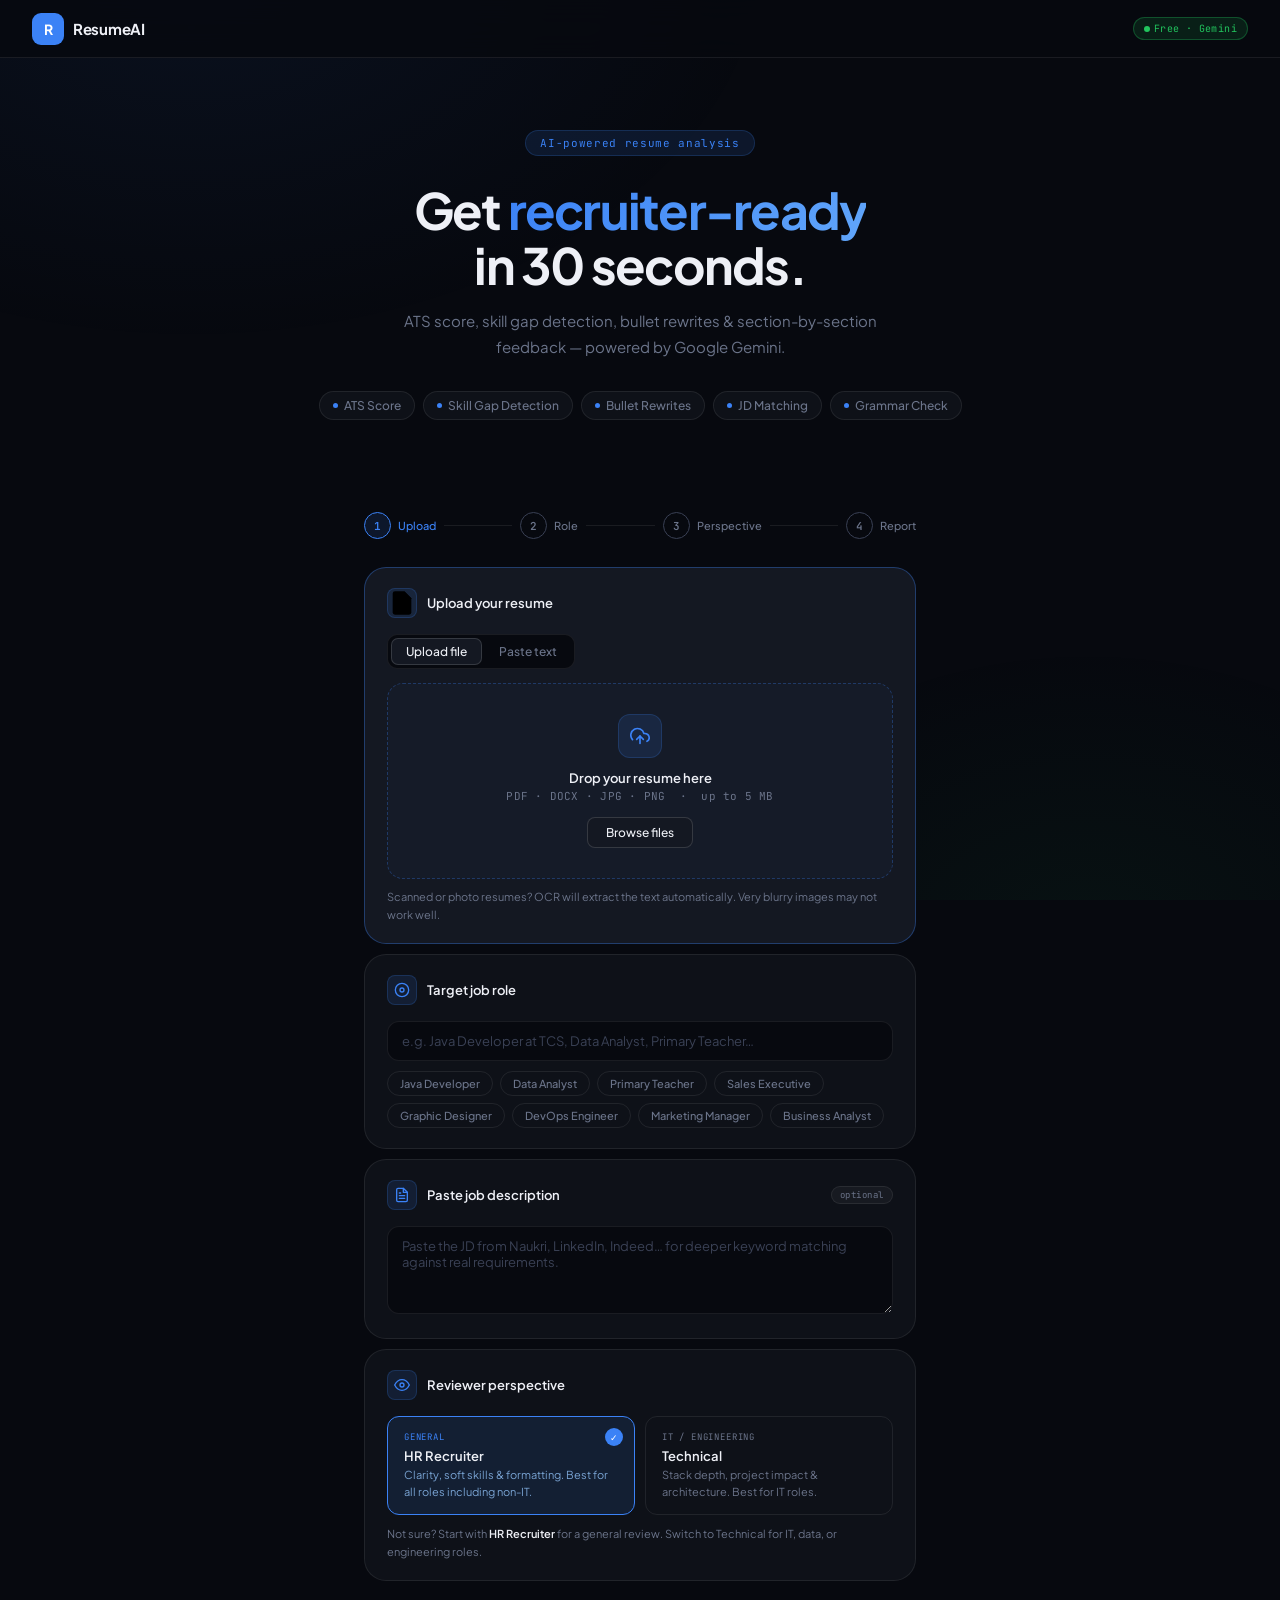
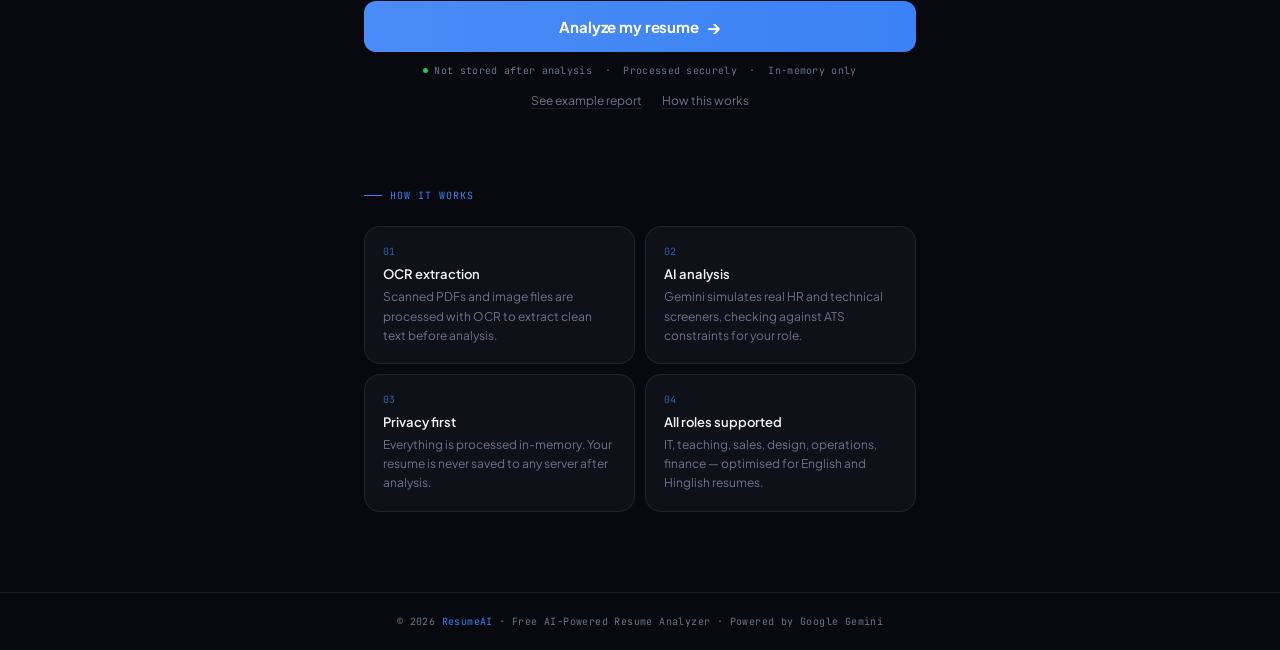
<file: target/classes/static/index.html>
<!DOCTYPE html>
<html lang="en">
<head>
<meta charset="UTF-8"/>
<meta name="viewport" content="width=device-width, initial-scale=1.0"/>
<title>ResumeAI – Free AI Resume Analyzer & ATS Score Checker</title>
<meta name="description" content="Free AI-powered resume analysis. Get ATS score, skill gap detection, bullet rewrites and recruiter-style feedback in 30 seconds. Powered by Gemini."/>
<link href="https://fonts.googleapis.com/css2?family=Plus+Jakarta+Sans:wght@300;400;500;600;700&family=JetBrains+Mono:wght@400;500&display=swap" rel="stylesheet"/>
<link rel="stylesheet" href="style.css"/>
</head>
<body>
<div class="wrap">

<!-- ── Navbar ── -->
<nav>
  <a class="logo" href="#">
    <div class="logo-mark">R</div>
    <span class="logo-text">ResumeAI</span>
  </a>
  <div class="nav-right">
    <div class="nav-badge"><span class="live-dot"></span>Free · Gemini</div>
  </div>
</nav>

<!-- ── Hero ── -->
<section class="hero">
  <div class="hero-eyebrow">AI-powered resume analysis</div>
  <h1>Get <span class="h1-accent">recruiter-ready</span><br>in 30 seconds.</h1>
  <p class="hero-sub">ATS score, skill gap detection, bullet rewrites &amp; section-by-section feedback — powered by Google Gemini.</p>
  <div class="feature-strip">
    <div class="feat-pill"><span class="dot"></span>ATS Score</div>
    <div class="feat-pill"><span class="dot"></span>Skill Gap Detection</div>
    <div class="feat-pill"><span class="dot"></span>Bullet Rewrites</div>
    <div class="feat-pill"><span class="dot"></span>JD Matching</div>
    <div class="feat-pill"><span class="dot"></span>Grammar Check</div>
  </div>
</section>

<!-- ── Form ── -->
<div class="main" id="form-section">

  <!-- Progress stepper -->
  <div class="stepper" id="stepper">
    <div class="st-step">
      <div class="st-num active" id="s1">1</div>
      <span class="st-label active">Upload</span>
    </div>
    <div class="st-line"></div>
    <div class="st-step">
      <div class="st-num" id="s2">2</div>
      <span class="st-label" id="sl2">Role</span>
    </div>
    <div class="st-line"></div>
    <div class="st-step">
      <div class="st-num" id="s3">3</div>
      <span class="st-label" id="sl3">Perspective</span>
    </div>
    <div class="st-line"></div>
    <div class="st-step">
      <div class="st-num" id="s4">4</div>
      <span class="st-label" id="sl4">Report</span>
    </div>
  </div>

  <!-- Step 1: Upload -->
  <div class="card focused" id="card-upload">
    <div class="card-header">
      <div class="card-icon">
        <svg viewBox="0 0 24 24"><path d="M14 2H6a2 2 0 00-2 2v16a2 2 0 002 2h12a2 2 0 002-2V8z"/><polyline points="14 2 14 8 20 8"/><line x1="12" y1="18" x2="12" y2="12"/><polyline points="9 15 12 12 15 15"/></svg>
      </div>
      <span class="card-title">Upload your resume</span>
    </div>

    <div class="tab-row">
      <button class="tab-btn active" onclick="switchTab(this,'file')">Upload file</button>
      <button class="tab-btn" onclick="switchTab(this,'paste')">Paste text</button>
    </div>

    <!-- File tab -->
    <div id="tab-file">
      <div class="upload-zone" id="drop-zone"
           onclick="document.getElementById('fileInput').click()"
           ondragover="dragOver(event)"
           ondragleave="dragLeave(event)"
           ondrop="handleDrop(event)">
        <div class="upload-icon-wrap">
          <svg viewBox="0 0 24 24"><polyline points="16 16 12 12 8 16"/><line x1="12" y1="12" x2="12" y2="21"/><path d="M20.39 18.39A5 5 0 0018 9h-1.26A8 8 0 103 16.3"/></svg>
        </div>
        <div class="upload-title">Drop your resume here</div>
        <div class="upload-sub">PDF · DOCX · JPG · PNG &nbsp;·&nbsp; up to 5 MB</div>
        <button class="browse-btn" onclick="event.stopPropagation();document.getElementById('fileInput').click()">Browse files</button>
        <input type="file" id="fileInput" accept=".pdf,.docx,.doc,.jpg,.jpeg,.png" style="display:none" onchange="onFilePick(this)"/>
      </div>
      <div class="file-chosen" id="file-chosen">
        <svg width="14" height="14" viewBox="0 0 24 24" fill="none" stroke="currentColor" stroke-width="2.5" stroke-linecap="round" stroke-linejoin="round"><polyline points="20 6 9 17 4 12"/></svg>
        <span id="file-name-text"></span>
      </div>
      <p style="font-size:11px;color:var(--muted);margin-top:9px;line-height:1.6;">Scanned or photo resumes? OCR will extract the text automatically. Very blurry images may not work well.</p>
    </div>

    <!-- Paste tab -->
    <div id="tab-paste" style="display:none">
      <textarea id="paste-input" rows="8" placeholder="Paste your resume text here… Plain text works best for ATS accuracy."></textarea>
      <p style="font-size:11px;color:var(--muted);margin-top:8px;">Tip: Use a simple, text-based resume without heavy graphics for best results.</p>
    </div>
  </div>

  <!-- Step 2: Target Role -->
  <div class="card" id="card-role">
    <div class="card-header">
      <div class="card-icon">
        <svg viewBox="0 0 24 24" fill="none" stroke="var(--blue)" stroke-width="2" stroke-linecap="round" stroke-linejoin="round" style="width:16px;height:16px"><circle cx="12" cy="12" r="10"/><circle cx="12" cy="12" r="3"/></svg>
      </div>
      <span class="card-title">Target job role</span>
    </div>
    <input type="text" id="role-input" placeholder="e.g. Java Developer at TCS, Data Analyst, Primary Teacher…"
           oninput="onRoleType()" onfocus="document.getElementById('card-role').classList.add('focused')" onblur="document.getElementById('card-role').classList.remove('focused')"/>
    <div class="chips" id="role-chips">
      <button class="chip" onclick="setRole('Java Developer')">Java Developer</button>
      <button class="chip" onclick="setRole('Data Analyst')">Data Analyst</button>
      <button class="chip" onclick="setRole('Primary Teacher')">Primary Teacher</button>
      <button class="chip" onclick="setRole('Sales Executive')">Sales Executive</button>
      <button class="chip" onclick="setRole('Graphic Designer')">Graphic Designer</button>
      <button class="chip" onclick="setRole('DevOps Engineer')">DevOps Engineer</button>
      <button class="chip" onclick="setRole('Marketing Manager')">Marketing Manager</button>
      <button class="chip" onclick="setRole('Business Analyst')">Business Analyst</button>
    </div>
  </div>

  <!-- Step 3: Job Description (optional) -->
  <div class="card" id="card-jd">
    <div class="card-header">
      <div class="card-icon">
        <svg viewBox="0 0 24 24" fill="none" stroke="var(--blue)" stroke-width="2" stroke-linecap="round" stroke-linejoin="round" style="width:16px;height:16px"><path d="M14 2H6a2 2 0 00-2 2v16a2 2 0 002 2h12a2 2 0 002-2V8z"/><polyline points="14 2 14 8 20 8"/><line x1="16" y1="13" x2="8" y2="13"/><line x1="16" y1="17" x2="8" y2="17"/><polyline points="10 9 9 9 8 9"/></svg>
      </div>
      <span class="card-title">Paste job description</span>
      <span class="optional-tag">optional</span>
    </div>
    <textarea id="jd-input" rows="4" placeholder="Paste the JD from Naukri, LinkedIn, Indeed… for deeper keyword matching against real requirements."
              onfocus="document.getElementById('card-jd').classList.add('focused')" onblur="document.getElementById('card-jd').classList.remove('focused')"></textarea>
  </div>

  <!-- Step 4: Perspective -->
  <div class="card" id="card-persp">
    <div class="card-header">
      <div class="card-icon">
        <svg viewBox="0 0 24 24" fill="none" stroke="var(--blue)" stroke-width="2" stroke-linecap="round" stroke-linejoin="round" style="width:16px;height:16px"><path d="M1 12s4-8 11-8 11 8 11 8-4 8-11 8-11-8-11-8z"/><circle cx="12" cy="12" r="3"/></svg>
      </div>
      <span class="card-title">Reviewer perspective</span>
    </div>
    <div class="persp-grid">
      <div class="persp-card selected" id="persp-hr" onclick="selectPersp('hr')">
        <div class="persp-tag">General</div>
        <div class="persp-name">HR Recruiter</div>
        <div class="persp-desc">Clarity, soft skills &amp; formatting. Best for all roles including non-IT.</div>
        <div class="persp-check">✓</div>
      </div>
      <div class="persp-card" id="persp-tech" onclick="selectPersp('tech')">
        <div class="persp-tag">IT / Engineering</div>
        <div class="persp-name">Technical</div>
        <div class="persp-desc">Stack depth, project impact &amp; architecture. Best for IT roles.</div>
        <div class="persp-check">✓</div>
      </div>
    </div>
    <p style="font-size:11px;color:var(--muted);margin-top:10px;line-height:1.6;">Not sure? Start with <strong style="color:var(--text);font-weight:600">HR Recruiter</strong> for a general review. Switch to Technical for IT, data, or engineering roles.</p>
  </div>

  <!-- Analyze button -->
  <button class="cta-btn" onclick="analyze()">
    <div class="cta-inner">
      Analyze my resume
      <span class="cta-arrow">→</span>
    </div>
  </button>

  <div class="privacy-note">
    <span class="privacy-dot"></span>
    Not stored after analysis &nbsp;·&nbsp; Processed securely &nbsp;·&nbsp; In-memory only
  </div>

  <!-- Links -->
  <div style="display:flex;gap:20px;justify-content:center;margin-top:16px;">
    <a href="#" id="demo-link" style="font-size:12px;color:var(--muted);text-decoration:none;border-bottom:1px solid var(--border)">See example report</a>
    <a href="#how" style="font-size:12px;color:var(--muted);text-decoration:none;border-bottom:1px solid var(--border)">How this works</a>
  </div>
</div>

<!-- ── Loading state ── -->
<div class="main" id="loading-section" style="display:none">
  <div style="text-align:center;padding:60px 0">
    <div class="spinner"></div>
    <div id="loading-heading" class="loading-text">Analyzing your resume…</div>
    <div id="loading-sub" class="loading-sub">Checking bullets, skills &amp; ATS formatting</div>
  </div>
</div>

<!-- ── Results ── -->
<div class="main" id="results-section" style="display:none">

  <div class="results-header">
    <div>
      <div class="results-title">Analysis complete</div>
      <div class="results-meta" id="results-meta">Role: — · Perspective: HR Recruiter</div>
    </div>
  </div>

  <!-- Score card -->
  <div class="score-card">
    <div class="score-layout">
      <div class="score-ring-wrap">
        <svg viewBox="0 0 90 90">
          <circle cx="45" cy="45" r="36" fill="none" stroke="rgba(255,255,255,0.07)" stroke-width="7"/>
          <circle cx="45" cy="45" r="36" fill="none" stroke="var(--blue)" stroke-width="7"
                  stroke-dasharray="226" stroke-dashoffset="226"
                  stroke-linecap="round" transform="rotate(-90 45 45)" id="score-ring"/>
          <text x="45" y="51" text-anchor="middle" font-size="20" font-weight="700"
                fill="var(--text)" font-family="var(--font)" id="score-num">0</text>
        </svg>
        <div class="score-label" id="score-label">ATS Fit Score</div>
      </div>
      <div class="sub-scores">
        <div class="sub-row">
          <span class="sub-name">Skills match</span>
          <div class="bar-track"><div class="bar-fill bar-green" id="bar1" style="width:0%"></div></div>
          <span class="sub-val" id="val1">0</span>
        </div>
        <div class="sub-row">
          <span class="sub-name">Experience</span>
          <div class="bar-track"><div class="bar-fill bar-amber" id="bar2" style="width:0%"></div></div>
          <span class="sub-val" id="val2">0</span>
        </div>
        <div class="sub-row">
          <span class="sub-name">ATS formatting</span>
          <div class="bar-track"><div class="bar-fill bar-green" id="bar3" style="width:0%"></div></div>
          <span class="sub-val" id="val3">0</span>
        </div>
        <div class="sub-row">
          <span class="sub-name">Clarity &amp; impact</span>
          <div class="bar-track"><div class="bar-fill bar-red" id="bar4" style="width:0%"></div></div>
          <span class="sub-val" id="val4">0</span>
        </div>
      </div>
    </div>
  </div>

  <!-- Executive Summary -->
  <div class="result-section">
    <div class="rs-title">Executive Summary</div>
    <div class="rs-content" id="exec-summary">Your summary will appear here after analysis.</div>
  </div>

  <!-- Top 3 Fixes -->
  <div class="result-section" style="border-left: 3px solid var(--red);">
    <div class="rs-title">
      Top 3 things to fix first
      <button class="copy-btn" onclick="copySection('fixes-content')">Copy</button>
    </div>
    <div id="fixes-content">
      <div class="fix-item"><div class="fix-num">1</div><div class="fix-text">Fix item 1 will appear here.</div></div>
    </div>
  </div>

  <!-- Key Strengths -->
  <div class="result-section">
    <div class="rs-title">Key strengths</div>
    <div class="tag-list" id="strengths-list">
      <span class="tag tag-green">Communication</span>
    </div>
  </div>

  <!-- Missing Skills -->
  <div class="result-section">
    <div class="rs-title">Missing skills</div>
    <div class="tag-list" id="missing-list">
      <span class="tag tag-red">Docker</span>
    </div>
  </div>

  <!-- Actionable Edits -->
  <div class="result-section">
    <div class="rs-title">
      Actionable edits
      <button class="copy-btn" onclick="copySection('edits-content')">Copy</button>
    </div>
    <div class="rs-content" id="edits-content">Rewrite suggestions will appear here.</div>
  </div>

  <!-- Section Feedback -->
  <div class="result-section">
    <div class="rs-title">Section-by-section feedback</div>
    <div class="rs-content" id="section-feedback">Detailed feedback per section will appear here.</div>
  </div>

  <!-- Grammar & Buzzwords -->
  <div class="result-section">
    <div class="rs-title">Grammar &amp; buzzword detector</div>
    <div class="rs-content" id="grammar-content">Grammar analysis will appear here.</div>
  </div>

  <!-- Missing Contact -->
  <div class="result-section">
    <div class="rs-title">Missing contact info</div>
    <div class="tag-list" id="contact-list">
      <span class="tag tag-blue">LinkedIn URL</span>
    </div>
  </div>

  <!-- Feedback widget -->
  <form id="feedbackForm" class="feedback-section" onsubmit="submitFeedback(event)">
    <div class="feedback-title">Was this helpful?</div>
    <div class="feedback-sub">Help us improve ResumeAI — takes 10 seconds.</div>
    <div class="stars-row" id="stars">
      <span class="star" onclick="rate(1)">★</span>
      <span class="star" onclick="rate(2)">★</span>
      <span class="star" onclick="rate(3)">★</span>
      <span class="star" onclick="rate(4)">★</span>
      <span class="star" onclick="rate(5)">★</span>
      <input type="hidden" id="ratingInput" name="rating" value="0"/>
    </div>
    <div class="form-row">
      <div>
        <div class="field-label">Name (optional)</div>
        <input type="text" id="fbName" name="name" placeholder="Your name"/>
      </div>
      <div>
        <div class="field-label">Message (optional)</div>
        <input type="text" id="fbMessage" name="message" placeholder="Any feedback…"/>
      </div>
    </div>
    <button type="submit" id="fbSubmit" class="submit-btn">Submit feedback</button>
    <div id="fbMsg" style="display:none; font-size:11px; margin-top:10px; color:var(--green)">Thank you for your feedback!</div>
  </form>

  <button class="again-btn" onclick="resetForm()">Analyze another resume →</button>
</div>

<!-- ── How it works ── -->
<div class="how-section" id="how">
  <div class="section-eyebrow">How it works</div>
  <div class="how-grid">
    <div class="how-card">
      <div class="how-num">01</div>
      <div class="how-name">OCR extraction</div>
      <div class="how-desc">Scanned PDFs and image files are processed with OCR to extract clean text before analysis.</div>
    </div>
    <div class="how-card">
      <div class="how-num">02</div>
      <div class="how-name">AI analysis</div>
      <div class="how-desc">Gemini simulates real HR and technical screeners, checking against ATS constraints for your role.</div>
    </div>
    <div class="how-card">
      <div class="how-num">03</div>
      <div class="how-name">Privacy first</div>
      <div class="how-desc">Everything is processed in-memory. Your resume is never saved to any server after analysis.</div>
    </div>
    <div class="how-card">
      <div class="how-num">04</div>
      <div class="how-name">All roles supported</div>
      <div class="how-desc">IT, teaching, sales, design, operations, finance — optimised for English and Hinglish resumes.</div>
    </div>
  </div>
</div>

<!-- ── Footer ── -->
<footer>
  © 2026 <a href="#">ResumeAI</a> · Free AI-Powered Resume Analyzer · Powered by Google Gemini
</footer>

</div><!-- /wrap -->
<script src="script.js"></script>
</body>
</html>
</file>
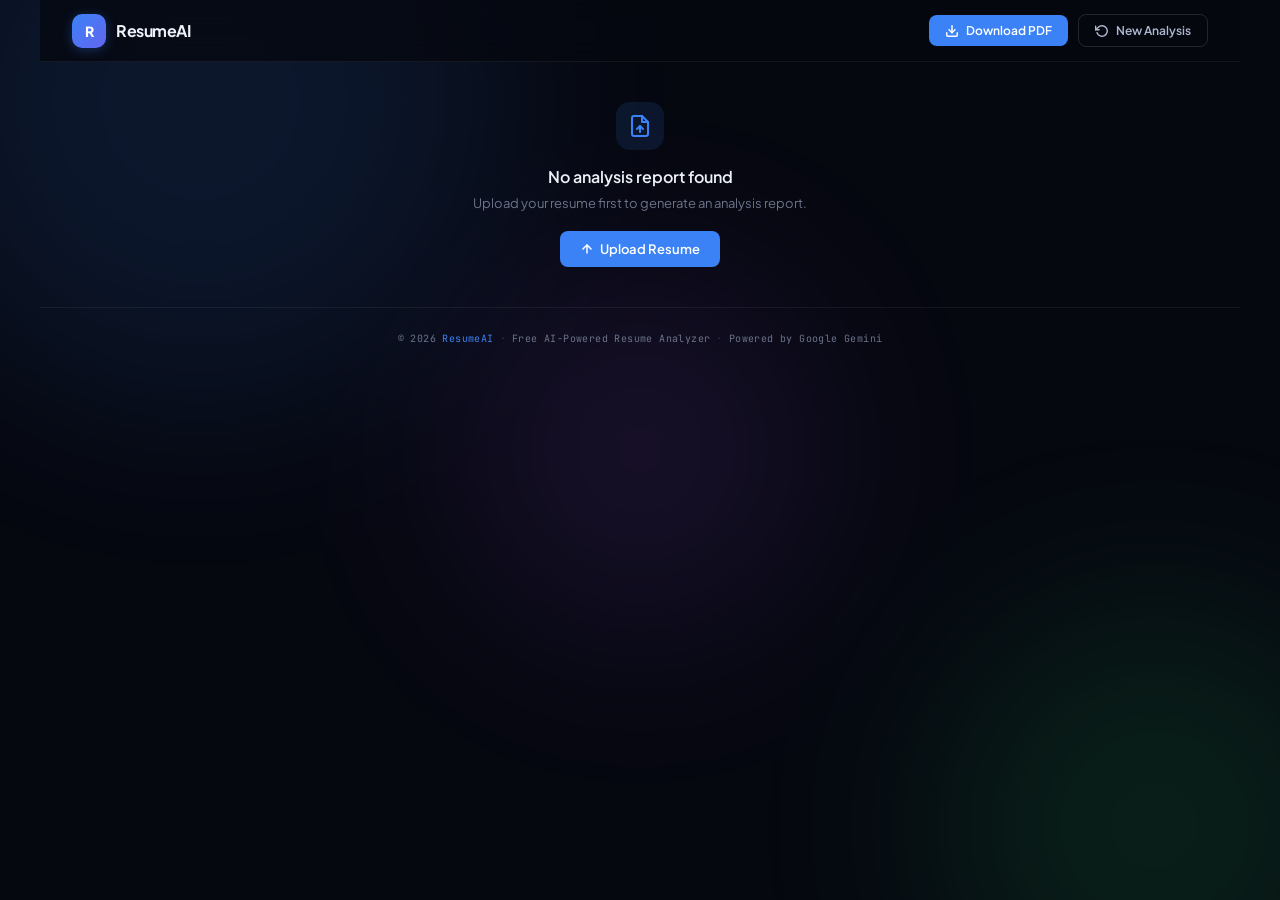
<file: src/main/resources/static/report.html>
<!DOCTYPE html>
<html lang="en">
<head>
<meta charset="UTF-8"/>
<meta name="viewport" content="width=device-width, initial-scale=1.0"/>
<title>Resume Analysis Report – ResumeAI</title>
<meta name="description" content="Your AI-powered resume analysis report. ATS score, skill gaps, actionable edits and section-by-section feedback."/>
<link href="https://fonts.googleapis.com/css2?family=Plus+Jakarta+Sans:wght@300;400;500;600;700;800&family=JetBrains+Mono:wght@400;500;600&display=swap" rel="stylesheet"/>
<link rel="stylesheet" href="report.css"/>
</head>
<body>

<!-- Animated background -->
<div class="bg-orbs">
  <div class="orb orb-1"></div>
  <div class="orb orb-2"></div>
  <div class="orb orb-3"></div>
</div>

<div class="report-wrap">

  <!-- ── Navbar ── -->
  <nav class="report-nav">
    <a class="logo" href="index.html">
      <div class="logo-mark">R</div>
      <span class="logo-text">ResumeAI</span>
    </a>
    <div class="nav-actions">
      <button class="nav-btn" id="download-btn" onclick="downloadReport()">
        <svg width="14" height="14" viewBox="0 0 24 24" fill="none" stroke="currentColor" stroke-width="2.5" stroke-linecap="round" stroke-linejoin="round"><path d="M21 15v4a2 2 0 01-2 2H5a2 2 0 01-2-2v-4"/><polyline points="7 10 12 15 17 10"/><line x1="12" y1="15" x2="12" y2="3"/></svg>
        Download PDF
      </button>
      <a class="nav-btn nav-btn-outline" href="index.html">
        <svg width="14" height="14" viewBox="0 0 24 24" fill="none" stroke="currentColor" stroke-width="2.5" stroke-linecap="round" stroke-linejoin="round"><polyline points="1 4 1 10 7 10"/><path d="M3.51 15a9 9 0 102.13-9.36L1 10"/></svg>
        New Analysis
      </a>
    </div>
  </nav>

  <!-- ── Report Header ── -->
  <header class="report-header" id="report-header">
    <div class="header-badge">
      <svg width="14" height="14" viewBox="0 0 24 24" fill="none" stroke="currentColor" stroke-width="2" stroke-linecap="round" stroke-linejoin="round"><polyline points="20 6 9 17 4 12"/></svg>
      Analysis complete
    </div>
    <h1 class="report-title">Resume Analysis Report</h1>
    <div class="report-meta" id="report-meta">
      <div class="meta-chip">
        <svg width="12" height="12" viewBox="0 0 24 24" fill="none" stroke="currentColor" stroke-width="2.5"><circle cx="12" cy="12" r="10"/><circle cx="12" cy="12" r="3"/></svg>
        <span id="meta-role">Target Role</span>
      </div>
      <div class="meta-chip">
        <svg width="12" height="12" viewBox="0 0 24 24" fill="none" stroke="currentColor" stroke-width="2.5"><path d="M1 12s4-8 11-8 11 8 11 8-4 8-11 8-11-8-11-8z"/><circle cx="12" cy="12" r="3"/></svg>
        <span id="meta-reviewer">Reviewer</span>
      </div>
      <div class="meta-chip">
        <svg width="12" height="12" viewBox="0 0 24 24" fill="none" stroke="currentColor" stroke-width="2.5"><circle cx="12" cy="12" r="10"/><polyline points="12 6 12 12 16 14"/></svg>
        <span id="meta-time"></span>
      </div>
    </div>
  </header>

  <!-- ── Score Dashboard ── -->
  <section class="score-dashboard" id="score-dashboard">
    <div class="score-main-card">
      <div class="score-ring-container">
        <svg viewBox="0 0 120 120" class="score-svg">
          <defs>
            <linearGradient id="scoreGrad" x1="0%" y1="0%" x2="100%" y2="100%">
              <stop offset="0%" stop-color="#3b82f6"/>
              <stop offset="100%" stop-color="#22c55e"/>
            </linearGradient>
            <filter id="glow">
              <feGaussianBlur stdDeviation="3" result="coloredBlur"/>
              <feMerge><feMergeNode in="coloredBlur"/><feMergeNode in="SourceGraphic"/></feMerge>
            </filter>
          </defs>
          <circle cx="60" cy="60" r="50" fill="none" stroke="rgba(255,255,255,0.05)" stroke-width="8"/>
          <circle cx="60" cy="60" r="50" fill="none" stroke="url(#scoreGrad)" stroke-width="8"
                  stroke-dasharray="314" stroke-dashoffset="314"
                  stroke-linecap="round" transform="rotate(-90 60 60)" id="score-ring" filter="url(#glow)"/>
          <text x="60" y="55" text-anchor="middle" class="score-number" id="score-num">0</text>
          <text x="60" y="72" text-anchor="middle" class="score-suffix">/100</text>
        </svg>
        <div class="score-verdict" id="score-verdict">Analyzing...</div>
      </div>

      <div class="score-breakdown">
        <div class="breakdown-item">
          <div class="breakdown-header">
            <span class="breakdown-label">Skills Match</span>
            <span class="breakdown-value" id="val-skills">0</span>
          </div>
          <div class="breakdown-bar"><div class="breakdown-fill fill-blue" id="bar-skills"></div></div>
        </div>
        <div class="breakdown-item">
          <div class="breakdown-header">
            <span class="breakdown-label">Experience Relevance</span>
            <span class="breakdown-value" id="val-exp">0</span>
          </div>
          <div class="breakdown-bar"><div class="breakdown-fill fill-purple" id="bar-exp"></div></div>
        </div>
        <div class="breakdown-item">
          <div class="breakdown-header">
            <span class="breakdown-label">ATS Formatting</span>
            <span class="breakdown-value" id="val-fmt">0</span>
          </div>
          <div class="breakdown-bar"><div class="breakdown-fill fill-green" id="bar-fmt"></div></div>
        </div>
        <div class="breakdown-item">
          <div class="breakdown-header">
            <span class="breakdown-label">Clarity & Impact</span>
            <span class="breakdown-value" id="val-clarity">0</span>
          </div>
          <div class="breakdown-bar"><div class="breakdown-fill fill-amber" id="bar-clarity"></div></div>
        </div>
      </div>
    </div>
  </section>

  <!-- ── Content Grid ── -->
  <div class="report-grid">

    <!-- Left column -->
    <div class="report-col">

      <!-- Executive Summary -->
      <section class="report-card card-summary">
        <div class="card-accent accent-blue"></div>
        <div class="card-heading">
          <div class="card-icon-wrap icon-blue">
            <svg width="16" height="16" viewBox="0 0 24 24" fill="none" stroke="currentColor" stroke-width="2" stroke-linecap="round" stroke-linejoin="round"><path d="M14 2H6a2 2 0 00-2 2v16a2 2 0 002 2h12a2 2 0 002-2V8z"/><polyline points="14 2 14 8 20 8"/><line x1="16" y1="13" x2="8" y2="13"/><line x1="16" y1="17" x2="8" y2="17"/></svg>
          </div>
          <h2>Executive Summary</h2>
        </div>
        <p class="summary-text" id="exec-summary">Loading analysis...</p>
      </section>

      <!-- Top 3 Fixes -->
      <section class="report-card card-fixes">
        <div class="card-accent accent-red"></div>
        <div class="card-heading">
          <div class="card-icon-wrap icon-red">
            <svg width="16" height="16" viewBox="0 0 24 24" fill="none" stroke="currentColor" stroke-width="2" stroke-linecap="round" stroke-linejoin="round"><path d="M10.29 3.86L1.82 18a2 2 0 001.71 3h16.94a2 2 0 001.71-3L13.71 3.86a2 2 0 00-3.42 0z"/><line x1="12" y1="9" x2="12" y2="13"/><line x1="12" y1="17" x2="12.01" y2="17"/></svg>
          </div>
          <h2>Top 3 Things to Fix</h2>
          <button class="copy-btn" onclick="copySection('fixes-content')">
            <svg width="12" height="12" viewBox="0 0 24 24" fill="none" stroke="currentColor" stroke-width="2.5"><rect x="9" y="9" width="13" height="13" rx="2" ry="2"/><path d="M5 15H4a2 2 0 01-2-2V4a2 2 0 012-2h9a2 2 0 012 2v1"/></svg>
            Copy
          </button>
        </div>
        <div id="fixes-content" class="fixes-list"></div>
      </section>

      <!-- Actionable Edits -->
      <section class="report-card card-edits">
        <div class="card-accent accent-purple"></div>
        <div class="card-heading">
          <div class="card-icon-wrap icon-purple">
            <svg width="16" height="16" viewBox="0 0 24 24" fill="none" stroke="currentColor" stroke-width="2" stroke-linecap="round" stroke-linejoin="round"><path d="M12 20h9"/><path d="M16.5 3.5a2.121 2.121 0 013 3L7 19l-4 1 1-4L16.5 3.5z"/></svg>
          </div>
          <h2>Actionable Edits</h2>
          <button class="copy-btn" onclick="copySection('edits-content')">
            <svg width="12" height="12" viewBox="0 0 24 24" fill="none" stroke="currentColor" stroke-width="2.5"><rect x="9" y="9" width="13" height="13" rx="2" ry="2"/><path d="M5 15H4a2 2 0 01-2-2V4a2 2 0 012-2h9a2 2 0 012 2v1"/></svg>
            Copy
          </button>
        </div>
        <div id="edits-content" class="edits-list"></div>
      </section>

      <!-- Section Feedback -->
      <section class="report-card card-sections">
        <div class="card-accent accent-teal"></div>
        <div class="card-heading">
          <div class="card-icon-wrap icon-teal">
            <svg width="16" height="16" viewBox="0 0 24 24" fill="none" stroke="currentColor" stroke-width="2" stroke-linecap="round" stroke-linejoin="round"><rect x="3" y="3" width="18" height="18" rx="2" ry="2"/><line x1="3" y1="9" x2="21" y2="9"/><line x1="9" y1="21" x2="9" y2="9"/></svg>
          </div>
          <h2>Section-by-Section Feedback</h2>
        </div>
        <div id="section-feedback" class="sections-list"></div>
      </section>
    </div>

    <!-- Right column -->
    <div class="report-col">

      <!-- Key Strengths -->
      <section class="report-card card-strengths">
        <div class="card-accent accent-green"></div>
        <div class="card-heading">
          <div class="card-icon-wrap icon-green">
            <svg width="16" height="16" viewBox="0 0 24 24" fill="none" stroke="currentColor" stroke-width="2" stroke-linecap="round" stroke-linejoin="round"><path d="M22 11.08V12a10 10 0 11-5.93-9.14"/><polyline points="22 4 12 14.01 9 11.01"/></svg>
          </div>
          <h2>Key Strengths</h2>
        </div>
        <div id="strengths-list" class="strengths-list"></div>
      </section>

      <!-- Missing Skills -->
      <section class="report-card card-missing">
        <div class="card-accent accent-amber"></div>
        <div class="card-heading">
          <div class="card-icon-wrap icon-amber">
            <svg width="16" height="16" viewBox="0 0 24 24" fill="none" stroke="currentColor" stroke-width="2" stroke-linecap="round" stroke-linejoin="round"><circle cx="12" cy="12" r="10"/><line x1="12" y1="8" x2="12" y2="12"/><line x1="12" y1="16" x2="12.01" y2="16"/></svg>
          </div>
          <h2>Missing Skills</h2>
        </div>
        <div id="missing-list" class="tags-container"></div>
      </section>

      <!-- Grammar & Buzzwords -->
      <section class="report-card card-grammar">
        <div class="card-accent accent-slate"></div>
        <div class="card-heading">
          <div class="card-icon-wrap icon-slate">
            <svg width="16" height="16" viewBox="0 0 24 24" fill="none" stroke="currentColor" stroke-width="2" stroke-linecap="round" stroke-linejoin="round"><polyline points="4 7 4 4 20 4 20 7"/><line x1="9" y1="20" x2="15" y2="20"/><line x1="12" y1="4" x2="12" y2="20"/></svg>
          </div>
          <h2>Grammar & Buzzwords</h2>
        </div>
        <div id="grammar-content" class="grammar-content"></div>
      </section>

      <!-- Missing Contact -->
      <section class="report-card card-contact">
        <div class="card-accent accent-indigo"></div>
        <div class="card-heading">
          <div class="card-icon-wrap icon-indigo">
            <svg width="16" height="16" viewBox="0 0 24 24" fill="none" stroke="currentColor" stroke-width="2" stroke-linecap="round" stroke-linejoin="round"><path d="M4 4h16c1.1 0 2 .9 2 2v12c0 1.1-.9 2-2 2H4c-1.1 0-2-.9-2-2V6c0-1.1.9-2 2-2z"/><polyline points="22,6 12,13 2,6"/></svg>
          </div>
          <h2>Missing Contact Info</h2>
        </div>
        <div id="contact-list" class="tags-container"></div>
      </section>
    </div>
  </div>

  <!-- ── Feedback Widget ── -->
  <section class="report-card card-feedback">
    <div class="feedback-inner">
      <div class="feedback-left">
        <h2 class="feedback-heading">Was this helpful?</h2>
        <p class="feedback-sub">Help us improve ResumeAI — takes 10 seconds.</p>
        <div class="stars-row" id="stars">
          <span class="star" onclick="rate(1)">★</span>
          <span class="star" onclick="rate(2)">★</span>
          <span class="star" onclick="rate(3)">★</span>
          <span class="star" onclick="rate(4)">★</span>
          <span class="star" onclick="rate(5)">★</span>
          <input type="hidden" id="ratingInput" name="rating" value="0"/>
        </div>
      </div>
      <div class="feedback-right">
        <div class="fb-field">
          <label class="fb-label">Name (optional)</label>
          <input type="text" id="fbName" placeholder="Your name"/>
        </div>
        <div class="fb-field">
          <label class="fb-label">Message (optional)</label>
          <input type="text" id="fbMessage" placeholder="Any feedback…"/>
        </div>
        <button class="fb-submit" id="fbSubmit" onclick="submitFeedback()">Submit feedback</button>
        <div id="fbMsg" class="fb-msg"></div>
      </div>
    </div>
  </section>

  <!-- ── Bottom CTA ── -->
  <div class="bottom-cta">
    <a href="index.html" class="cta-again">
      <svg width="16" height="16" viewBox="0 0 24 24" fill="none" stroke="currentColor" stroke-width="2.5" stroke-linecap="round" stroke-linejoin="round"><polyline points="1 4 1 10 7 10"/><path d="M3.51 15a9 9 0 102.13-9.36L1 10"/></svg>
      Analyze another resume
    </a>
  </div>

  <!-- ── Footer ── -->
  <footer class="report-footer">
    <div class="footer-inner">
      <span>© 2026 <a href="index.html">ResumeAI</a></span>
      <span class="footer-sep">·</span>
      <span>Free AI-Powered Resume Analyzer</span>
      <span class="footer-sep">·</span>
      <span>Powered by Google Gemini</span>
    </div>
  </footer>

</div>

<script src="report.js"></script>
</body>
</html>
</file>
<file: target/classes/static/style.css>
/* ─── Reset & Base ─── */
*, *::before, *::after { box-sizing: border-box; margin: 0; padding: 0; }

:root {
  --bg:        #07090f;
  --bg2:       #0e1118;
  --bg3:       #141822;
  --border:    rgba(255,255,255,0.08);
  --border2:   rgba(255,255,255,0.14);
  --text:      #eef0f6;
  --muted:     #6b748a;
  --subtle:    #3a4155;
  --blue:      #3b82f6;
  --blue-dim:  rgba(59,130,246,0.12);
  --blue-dim2: rgba(59,130,246,0.2);
  --green:     #22c55e;
  --green-dim: rgba(34,197,94,0.12);
  --amber:     #f59e0b;
  --red:       #ef4444;
  --font:      'Plus Jakarta Sans', sans-serif;
  --mono:      'JetBrains Mono', monospace;
  --r-sm:      8px;
  --r-md:      12px;
  --r-lg:      16px;
  --r-xl:      22px;
}

html { scroll-behavior: smooth; }

body {
  font-family: var(--font);
  background: var(--bg);
  color: var(--text);
  min-height: 100vh;
  -webkit-font-smoothing: antialiased;
}

/* Ambient background glow */
body::before {
  content: '';
  position: fixed;
  inset: 0;
  background:
    radial-gradient(ellipse 900px 600px at 15% -5%, rgba(59,130,246,0.07) 0%, transparent 65%),
    radial-gradient(ellipse 700px 500px at 85% 105%, rgba(34,197,94,0.05) 0%, transparent 60%);
  pointer-events: none;
  z-index: 0;
}

.wrap { position: relative; z-index: 1; }

/* ─── Navbar ─── */
nav {
  display: flex;
  align-items: center;
  justify-content: space-between;
  padding: 0 32px;
  height: 58px;
  border-bottom: 1px solid var(--border);
  position: sticky;
  top: 0;
  z-index: 200;
  background: rgba(7,9,15,0.82);
  backdrop-filter: blur(14px);
  -webkit-backdrop-filter: blur(14px);
}

.logo {
  display: flex;
  align-items: center;
  gap: 9px;
  text-decoration: none;
}

.logo-mark {
  width: 32px; height: 32px;
  border-radius: 9px;
  background: var(--blue);
  display: flex; align-items: center; justify-content: center;
  font-size: 14px; font-weight: 700; color: #fff;
  letter-spacing: -0.5px;
  flex-shrink: 0;
}

.logo-text {
  font-size: 15px; font-weight: 700;
  color: var(--text);
  letter-spacing: -0.02em;
}

.nav-right {
  display: flex; align-items: center; gap: 12px;
}

.nav-badge {
  font-family: var(--mono);
  font-size: 10px;
  padding: 4px 10px;
  border-radius: 20px;
  border: 1px solid rgba(34,197,94,0.3);
  color: var(--green);
  background: var(--green-dim);
  letter-spacing: 0.04em;
}

.live-dot {
  display: inline-block;
  width: 6px; height: 6px;
  border-radius: 50%;
  background: var(--green);
  margin-right: 4px;
  animation: blink 2s ease infinite;
}

@keyframes blink { 0%,100%{opacity:1} 50%{opacity:0.4} }

/* ─── Hero ─── */
.hero {
  max-width: 700px;
  margin: 0 auto;
  padding: 72px 24px 52px;
  text-align: center;
  animation: fadeUp 0.6s ease both;
}

@keyframes fadeUp {
  from { opacity:0; transform:translateY(20px); }
  to   { opacity:1; transform:translateY(0); }
}

.hero-eyebrow {
  display: inline-flex;
  align-items: center;
  gap: 7px;
  font-family: var(--mono);
  font-size: 11px;
  letter-spacing: 0.06em;
  color: var(--blue);
  background: var(--blue-dim);
  border: 1px solid var(--blue-dim2);
  padding: 5px 14px;
  border-radius: 20px;
  margin-bottom: 26px;
}

h1 {
  font-size: clamp(30px, 5.5vw, 50px);
  font-weight: 700;
  line-height: 1.1;
  letter-spacing: -0.035em;
  margin-bottom: 16px;
  color: var(--text);
}

.h1-accent {
  background: linear-gradient(120deg, var(--blue) 0%, #60a5fa 100%);
  -webkit-background-clip: text;
  -webkit-text-fill-color: transparent;
  background-clip: text;
}

.hero-sub {
  font-size: 15px;
  color: var(--muted);
  line-height: 1.7;
  max-width: 480px;
  margin: 0 auto 32px;
  font-weight: 400;
}

.feature-strip {
  display: flex;
  flex-wrap: wrap;
  justify-content: center;
  gap: 8px;
  margin-bottom: 0;
}

.feat-pill {
  display: flex;
  align-items: center;
  gap: 6px;
  font-size: 12px;
  font-weight: 500;
  padding: 6px 13px;
  border-radius: 20px;
  border: 1px solid var(--border);
  color: var(--muted);
  background: var(--bg2);
}

.feat-pill .dot { width:5px; height:5px; border-radius:50%; background:var(--blue); flex-shrink:0; }

/* ─── Main container ─── */
.main {
  max-width: 600px;
  margin: 0 auto;
  padding: 40px 24px 80px;
  animation: fadeUp 0.6s 0.08s ease both;
}

/* ─── Step tracker ─── */
.stepper {
  display: flex;
  align-items: center;
  margin-bottom: 28px;
}

.st-step {
  display: flex;
  align-items: center;
  gap: 7px;
  flex-shrink: 0;
}

.st-num {
  width: 27px; height: 27px;
  border-radius: 50%;
  display: flex; align-items: center; justify-content: center;
  font-size: 11px; font-weight: 600;
  font-family: var(--mono);
  border: 1.5px solid var(--subtle);
  color: var(--muted);
  transition: all 0.3s;
}

.st-num.active  { border-color: var(--blue); color: var(--blue); background: var(--blue-dim); }
.st-num.done    { border-color: var(--green); color: var(--green); background: var(--green-dim); font-size:12px; }

.st-label { font-size: 11px; color: var(--muted); font-weight: 500; white-space: nowrap; }
.st-label.active { color: var(--blue); }
.st-label.done   { color: var(--green); }

.st-line {
  flex: 1;
  height: 1px;
  background: var(--border);
  margin: 0 8px;
  min-width: 10px;
}

/* ─── Step cards ─── */
.card {
  background: var(--bg2);
  border: 1px solid var(--border);
  border-radius: var(--r-xl);
  padding: 20px 22px;
  margin-bottom: 10px;
  transition: border-color 0.25s;
}

.card:hover { border-color: var(--border2); }
.card.focused { border-color: rgba(59,130,246,0.35); background: var(--bg3); }

.card-header {
  display: flex;
  align-items: center;
  gap: 10px;
  margin-bottom: 16px;
}

.card-icon {
  width: 30px; height: 30px;
  border-radius: var(--r-sm);
  background: var(--blue-dim);
  border: 1px solid var(--blue-dim2);
  display: flex; align-items: center; justify-content: center;
  font-size: 14px;
  flex-shrink: 0;
}

.card-title { font-size: 13px; font-weight: 600; color: var(--text); }

.optional-tag {
  margin-left: auto;
  font-family: var(--mono);
  font-size: 9px;
  letter-spacing: 0.06em;
  color: var(--muted);
  background: rgba(255,255,255,0.04);
  border: 1px solid var(--border);
  padding: 2px 8px;
  border-radius: 10px;
}

/* ─── Tab row ─── */
.tab-row {
  display: flex;
  gap: 3px;
  background: var(--bg);
  border-radius: 10px;
  padding: 3px;
  border: 1px solid var(--border);
  width: fit-content;
  margin-bottom: 14px;
}

.tab-btn {
  font-family: var(--font);
  font-size: 12px; font-weight: 500;
  padding: 5px 14px;
  border-radius: 7px;
  border: none;
  background: transparent;
  color: var(--muted);
  cursor: pointer;
  transition: all 0.18s;
}

.tab-btn.active {
  background: var(--bg3);
  color: var(--text);
  border: 1px solid var(--border2);
}

/* ─── Upload zone ─── */
.upload-zone {
  border: 1.5px dashed rgba(59,130,246,0.3);
  border-radius: var(--r-lg);
  padding: 30px 20px;
  text-align: center;
  background: rgba(59,130,246,0.03);
  cursor: pointer;
  transition: all 0.2s;
}

.upload-zone:hover,
.upload-zone.drag-over {
  border-color: rgba(59,130,246,0.6);
  background: rgba(59,130,246,0.07);
}

.upload-zone.has-file {
  border-color: rgba(34,197,94,0.5);
  background: rgba(34,197,94,0.04);
}

.upload-icon-wrap {
  width: 44px; height: 44px;
  border-radius: var(--r-md);
  background: var(--blue-dim);
  border: 1px solid var(--blue-dim2);
  margin: 0 auto 12px;
  display: flex; align-items: center; justify-content: center;
}

.upload-icon-wrap svg { width:20px; height:20px; stroke: var(--blue); fill:none; stroke-width:2; stroke-linecap:round; stroke-linejoin:round; }

.upload-title { font-size: 13px; font-weight: 600; color: var(--text); margin-bottom: 3px; }
.upload-sub   { font-size: 11px; color: var(--muted); margin-bottom: 14px; font-family: var(--mono); letter-spacing: 0.02em; }

.file-chosen {
  display: flex;
  align-items: center;
  justify-content: center;
  gap: 8px;
  font-size: 12px;
  font-weight: 500;
  color: var(--green);
  font-family: var(--mono);
  margin-top: 8px;
  display: none;
}

.file-chosen.show { display: flex; }

.browse-btn {
  font-family: var(--font);
  font-size: 12px; font-weight: 500;
  padding: 7px 18px;
  border-radius: var(--r-sm);
  border: 1px solid var(--border2);
  background: var(--bg3);
  color: var(--text);
  cursor: pointer;
  transition: all 0.18s;
}

.browse-btn:hover {
  background: var(--blue-dim);
  border-color: rgba(59,130,246,0.5);
  color: var(--blue);
}

/* ─── Text input & textarea ─── */
input[type="text"],
textarea {
  width: 100%;
  background: var(--bg);
  border: 1px solid var(--border);
  border-radius: var(--r-md);
  padding: 11px 14px;
  font-family: var(--font);
  font-size: 13px;
  color: var(--text);
  outline: none;
  transition: border-color 0.2s;
  resize: vertical;
}

input[type="text"]::placeholder,
textarea::placeholder { color: var(--subtle); }

input[type="text"]:focus,
textarea:focus { border-color: rgba(59,130,246,0.5); }

/* ─── Role chips ─── */
.chips {
  display: flex;
  flex-wrap: wrap;
  gap: 7px;
  margin-top: 10px;
}

.chip {
  font-family: var(--font);
  font-size: 11px; font-weight: 500;
  padding: 5px 12px;
  border-radius: 20px;
  border: 1px solid var(--border);
  background: transparent;
  color: var(--muted);
  cursor: pointer;
  transition: all 0.18s;
}

.chip:hover {
  border-color: rgba(59,130,246,0.45);
  color: var(--blue);
  background: var(--blue-dim);
}

/* ─── Perspective cards ─── */
.persp-grid { display: grid; grid-template-columns: 1fr 1fr; gap: 10px; }

.persp-card {
  border: 1.5px solid var(--border);
  border-radius: var(--r-md);
  padding: 14px 16px;
  cursor: pointer;
  transition: all 0.2s;
  position: relative;
}

.persp-card:hover { border-color: var(--border2); }

.persp-card.selected { border-color: var(--blue); background: var(--blue-dim); }

.persp-tag {
  font-family: var(--mono);
  font-size: 9px;
  letter-spacing: 0.09em;
  text-transform: uppercase;
  color: var(--muted);
  margin-bottom: 5px;
}

.persp-card.selected .persp-tag { color: var(--blue); }

.persp-name { font-size: 13px; font-weight: 600; color: var(--text); margin-bottom: 3px; }
.persp-desc { font-size: 11px; color: var(--muted); line-height: 1.5; }
.persp-card.selected .persp-desc { color: rgba(147,197,253,0.8); }

.persp-check {
  position: absolute;
  top: 11px; right: 11px;
  width: 18px; height: 18px;
  border-radius: 50%;
  background: var(--blue);
  display: flex; align-items: center; justify-content: center;
  font-size: 9px; color: #fff;
  opacity: 0;
  transition: opacity 0.2s;
}

.persp-card.selected .persp-check { opacity: 1; }

/* ─── CTA button ─── */
.cta-btn {
  width: 100%;
  padding: 14px;
  margin-top: 10px;
  font-family: var(--font);
  font-size: 15px; font-weight: 700;
  color: #fff;
  background: var(--blue);
  border: none;
  border-radius: var(--r-md);
  cursor: pointer;
  position: relative;
  overflow: hidden;
  transition: opacity 0.2s, transform 0.15s;
  letter-spacing: -0.01em;
}

.cta-btn:hover  { opacity: 0.9; transform: translateY(-1px); }
.cta-btn:active { transform: scale(0.99); }

.cta-btn::before {
  content: '';
  position: absolute;
  inset: 0;
  background: linear-gradient(to right, rgba(255,255,255,0.08), transparent);
}

.cta-inner {
  position: relative;
  display: flex; align-items: center; justify-content: center;
  gap: 8px;
}

.cta-arrow { transition: transform 0.2s; font-size: 18px; }
.cta-btn:hover .cta-arrow { transform: translateX(4px); }

/* ─── Privacy note ─── */
.privacy-note {
  display: flex;
  align-items: center;
  justify-content: center;
  gap: 6px;
  margin-top: 12px;
  font-family: var(--mono);
  font-size: 10px;
  color: var(--muted);
  letter-spacing: 0.03em;
}

.privacy-dot { width:5px; height:5px; border-radius:50%; background:var(--green); }

/* ─── Loading ─── */
.loading-state {
  display: none;
  text-align: center;
  padding: 60px 24px;
  position: relative;
}

.loading-state.show { display: block; }

.spinner {
  width: 48px; height: 48px;
  border: 3px solid var(--border);
  border-top-color: var(--blue);
  border-radius: 50%;
  margin: 0 auto 20px;
  animation: spin 0.8s linear infinite;
  position: relative;
}

.spinner::after {
  content: '';
  position: absolute;
  top: -3px; left: -3px; right: -3px; bottom: -3px;
  border: 3px solid transparent;
  border-top-color: var(--green);
  border-radius: 50%;
  animation: spin 0.5s linear reverse infinite;
}

@keyframes spin { to { transform: rotate(360deg); } }

.loading-text { 
  font-size: 16px; 
  font-weight: 600; 
  color: var(--text); 
  margin-bottom: 8px;
  animation: pulse 2s ease infinite;
}

.loading-sub { 
  font-size: 13px; 
  color: var(--muted);
  max-width: 300px;
  margin: 0 auto;
}

@keyframes pulse {
  0%, 100% { opacity: 1; }
  50% { opacity: 0.7; }
}

.loading-progress {
  width: 200px;
  height: 4px;
  background: var(--bg);
  border-radius: 2px;
  margin: 20px auto 0;
  overflow: hidden;
}

.loading-progress-bar {
  height: 100%;
  background: linear-gradient(90deg, var(--blue), var(--green));
  border-radius: 2px;
  animation: progress 2s ease-in-out infinite;
}

@keyframes progress {
  0% { width: 0%; }
  50% { width: 70%; }
  100% { width: 100%; }
}

/* ─── Results ─── */
.results { display: none; }
.results.show { display: block; }

.results-header {
  display: flex;
  align-items: center;
  justify-content: space-between;
  margin-bottom: 20px;
  flex-wrap: wrap;
  gap: 10px;
}

.results-title { font-size: 20px; font-weight: 700; letter-spacing: -0.02em; color: var(--text); }
.results-meta  { font-family: var(--mono); font-size: 11px; color: var(--muted); background: var(--bg2); padding: 6px 12px; border-radius: 20px; border: 1px solid var(--border); }

/* Score card - Enhanced */
.score-card {
  background: linear-gradient(135deg, var(--bg2) 0%, var(--bg3) 100%);
  border: 1px solid var(--border);
  border-radius: var(--r-xl);
  padding: 24px;
  margin-bottom: 16px;
  position: relative;
  overflow: hidden;
}

.score-card::before {
  content: '';
  position: absolute;
  top: 0; left: 0; right: 0;
  height: 3px;
  background: linear-gradient(90deg, var(--blue), var(--green));
}

.score-layout {
  display: grid;
  grid-template-columns: 120px 1fr;
  gap: 24px;
  align-items: center;
}

.score-ring-wrap { 
  text-align: center; 
  position: relative;
}

.score-ring-wrap svg { 
  width: 110px; height: 110px; 
  display: block; 
  margin: 0 auto;
  filter: drop-shadow(0 4px 12px rgba(59, 130, 246, 0.2));
}

.score-label { 
  font-size: 11px; 
  color: var(--muted); 
  margin-top: 6px; 
  font-family: var(--mono);
  text-transform: uppercase;
  letter-spacing: 0.08em;
}

.score-num {
  font-size: 26px !important;
  font-weight: 700;
}

.sub-scores { 
  display: flex; 
  flex-direction: column; 
  gap: 12px; 
}

.sub-row {
  display: flex;
  align-items: center;
  gap: 12px;
  font-size: 12px;
}

.sub-name { 
  color: var(--muted); 
  flex: 1; 
  white-space: nowrap;
  font-weight: 500;
}

.sub-val { 
  font-family: var(--mono); 
  font-size: 12px; 
  font-weight: 600;
  color: var(--text); 
  min-width: 32px; 
  text-align: right; 
}

.bar-track {
  width: 100px; height: 6px;
  border-radius: 4px;
  background: var(--bg);
  overflow: hidden;
  flex-shrink: 0;
  border: 1px solid var(--border);
}

.bar-fill { 
  height: 100%; 
  border-radius: 4px; 
  transition: width 1s cubic-bezier(0.4, 0, 0.2, 1);
  position: relative;
}

.bar-fill::after {
  content: '';
  position: absolute;
  top: 0; left: 0; right: 0; bottom: 0;
  background: linear-gradient(90deg, transparent, rgba(255,255,255,0.2), transparent);
  animation: shimmer 2s infinite;
}

@keyframes shimmer {
  0% { transform: translateX(-100%); }
  100% { transform: translateX(100%); }
}

.bar-green  { background: linear-gradient(90deg, #22c55e, #4ade80); }
.bar-amber  { background: linear-gradient(90deg, #f59e0b, #fbbf24); }
.bar-red    { background: linear-gradient(90deg, #ef4444, #f87171); }

/* Result sections - Enhanced */
.result-section {
  background: var(--bg2);
  border: 1px solid var(--border);
  border-radius: var(--r-xl);
  padding: 20px 22px;
  margin-bottom: 12px;
  transition: border-color 0.2s, transform 0.2s;
}

.result-section:hover {
  border-color: var(--border2);
  transform: translateY(-2px);
}

.result-section.special-fix {
  border-left: 3px solid var(--red);
  background: linear-gradient(90deg, rgba(239,68,68,0.05) 0%, var(--bg2) 50%);
}

.result-section.special-strength {
  border-left: 3px solid var(--green);
  background: linear-gradient(90deg, rgba(34,197,94,0.05) 0%, var(--bg2) 50%);
}

.result-section.special-missing {
  border-left: 3px solid var(--amber);
  background: linear-gradient(90deg, rgba(245,158,11,0.05) 0%, var(--bg2) 50%);
}

.rs-title {
  font-size: 13px; font-weight: 600;
  color: var(--text);
  letter-spacing: 0.02em;
  text-transform: none;
  font-family: var(--font);
  margin-bottom: 14px;
  display: flex;
  align-items: center;
  justify-content: space-between;
}

.rs-title::before {
  content: '';
  width: 4px; height: 16px;
  background: var(--blue);
  border-radius: 2px;
  margin-right: 10px;
}

.special-fix .rs-title::before { background: var(--red); }
.special-strength .rs-title::before { background: var(--green); }
.special-missing .rs-title::before { background: var(--amber); }

.rs-content { 
  font-size: 13px; 
  color: var(--text); 
  line-height: 1.75;
  background: var(--bg);
  padding: 14px 16px;
  border-radius: var(--r-md);
  border: 1px solid var(--border);
}

.copy-btn {
  font-family: var(--mono);
  font-size: 10px;
  padding: 5px 12px;
  border-radius: 6px;
  border: 1px solid var(--border);
  background: var(--bg);
  color: var(--muted);
  cursor: pointer;
  transition: all 0.2s;
  text-transform: none;
  font-weight: 500;
}

.copy-btn:hover { 
  border-color: var(--blue); 
  color: var(--blue); 
  background: var(--blue-dim);
}

.tag-list { 
  display: flex; 
  flex-wrap: wrap; 
  gap: 8px; 
}

.tag {
  font-size: 12px;
  padding: 6px 14px;
  border-radius: 20px;
  font-weight: 500;
  transition: transform 0.15s, box-shadow 0.15s;
}

.tag:hover {
  transform: translateY(-1px);
  box-shadow: 0 4px 12px rgba(0,0,0,0.2);
}

.tag-green { 
  background: var(--green-dim); 
  color: #4ade80; 
  border: 1px solid rgba(34,197,94,0.3); 
}

.tag-red { 
  background: rgba(239,68,68,0.12); 
  color: #f87171; 
  border: 1px solid rgba(239,68,68,0.3); 
}

.tag-blue { 
  background: var(--blue-dim); 
  color: #93c5fd; 
  border: 1px solid rgba(59,130,246,0.3); 
}

.tag-amber {
  background: rgba(245,158,11,0.12);
  color: #fbbf24;
  border: 1px solid rgba(245,158,11,0.3);
}

/* Fix items - Enhanced */
.fix-item {
  display: flex;
  gap: 14px;
  padding: 14px 0;
  border-bottom: 1px solid var(--border);
  transition: background 0.2s;
  margin: 0 -8px;
  padding-left: 8px;
  padding-right: 8px;
  border-radius: var(--r-md);
}

.fix-item:hover {
  background: var(--bg3);
}

.fix-item:last-child { border-bottom: none; padding-bottom: 0; }

.fix-num {
  width: 26px; height: 26px;
  border-radius: 8px;
  background: linear-gradient(135deg, rgba(239,68,68,0.2), rgba(239,68,68,0.1));
  border: 1px solid rgba(239,68,68,0.3);
  display: flex; align-items: center; justify-content: center;
  font-size: 12px; font-weight: 700;
  color: #f87171;
  flex-shrink: 0;
  margin-top: 1px;
}

.fix-text { 
  font-size: 13px; 
  color: var(--text); 
  line-height: 1.6;
  font-weight: 500;
}

/* Actionable Edits - Enhanced */
.action-edit {
  background: var(--bg);
  border: 1px solid var(--border);
  border-radius: var(--r-md);
  padding: 14px 16px;
  margin-bottom: 10px;
}

.action-edit:last-child { margin-bottom: 0; }

.action-edit strong {
  display: block;
  font-size: 11px;
  font-weight: 600;
  color: var(--red);
  margin-bottom: 6px;
  font-family: var(--mono);
  text-transform: uppercase;
  letter-spacing: 0.05em;
}

.action-edit .before-after {
  display: grid;
  gap: 8px;
}

.action-edit .before {
  color: var(--muted);
  font-size: 12px;
  padding-left: 12px;
  border-left: 2px solid var(--red);
  opacity: 0.8;
}

.action-edit .after {
  color: var(--green);
  font-size: 13px;
  padding-left: 12px;
  border-left: 2px solid var(--green);
  font-weight: 500;
}

/* Section Feedback - Enhanced */
.section-item {
  background: var(--bg);
  border: 1px solid var(--border);
  border-radius: var(--r-md);
  padding: 14px 16px;
  margin-bottom: 10px;
}

.section-item:last-child { margin-bottom: 0; }

.section-item .section-header {
  display: flex;
  align-items: center;
  gap: 8px;
  margin-bottom: 10px;
}

.section-item .section-name {
  font-size: 13px;
  font-weight: 600;
  color: var(--text);
}

.section-item .good-tag {
  font-size: 10px;
  padding: 2px 8px;
  background: var(--green-dim);
  color: var(--green);
  border-radius: 10px;
  font-weight: 500;
}

.section-item .improve-tag {
  font-size: 10px;
  padding: 2px 8px;
  background: rgba(239,68,68,0.1);
  color: #f87171;
  border-radius: 10px;
  font-weight: 500;
}

.section-item ul {
  margin: 0;
  padding-left: 16px;
}

.section-item li {
  font-size: 12px;
  color: var(--muted);
  margin-bottom: 4px;
  line-height: 1.5;
}

.section-item li:last-child { margin-bottom: 0; }

/* Feedback section - Enhanced */
.feedback-section {
  background: var(--bg2);
  border: 1px solid var(--border);
  border-radius: var(--r-xl);
  padding: 24px;
  margin-top: 24px;
  position: relative;
  overflow: hidden;
}

.feedback-section::before {
  content: '';
  position: absolute;
  top: 0; left: 0; right: 0;
  height: 2px;
  background: linear-gradient(90deg, var(--amber), var(--green));
  opacity: 0.6;
}

.feedback-title { 
  font-size: 15px; 
  font-weight: 600; 
  color: var(--text); 
  margin-bottom: 4px;
}

.feedback-sub { 
  font-size: 12px; 
  color: var(--muted); 
  margin-bottom: 20px; 
}

.stars-row { 
  display: flex; 
  gap: 10px; 
  margin-bottom: 20px; 
}

.star {
  font-size: 28px;
  cursor: pointer;
  color: var(--subtle);
  transition: color 0.2s, transform 0.2s;
  user-select: none;
  padding: 4px;
}

.star:hover, .star.lit { 
  color: var(--amber); 
  transform: scale(1.2);
}

.form-row { 
  display: grid; 
  grid-template-columns: 1fr 1fr; 
  gap: 12px; 
  margin-bottom: 14px; 
}

.field-label {
  font-size: 11px; font-weight: 500;
  color: var(--muted);
  margin-bottom: 6px;
  font-family: var(--mono);
  letter-spacing: 0.04em;
}

.form-row input {
  width: 100%;
  background: var(--bg);
  border: 1px solid var(--border);
  border-radius: var(--r-md);
  padding: 10px 14px;
  font-family: var(--font);
  font-size: 13px;
  color: var(--text);
  outline: none;
  transition: border-color 0.2s;
}

.form-row input:focus {
  border-color: rgba(59,130,246,0.5);
}

.form-row input::placeholder {
  color: var(--subtle);
}

.submit-btn {
  font-family: var(--font);
  font-size: 13px; font-weight: 600;
  padding: 12px 24px;
  border-radius: var(--r-md);
  border: 1px solid var(--blue);
  background: var(--blue);
  color: #fff;
  cursor: pointer;
  transition: all 0.2s;
  width: 100%;
}

.submit-btn:hover { 
  background: #2563eb;
  transform: translateY(-1px);
  box-shadow: 0 4px 12px rgba(59,130,246,0.3);
}

.again-btn {
  display: flex;
  align-items: center;
  justify-content: center;
  gap: 8px;
  width: 100%;
  margin-top: 16px;
  padding: 14px;
  font-family: var(--font);
  font-size: 14px; font-weight: 600;
  color: var(--text);
  background: var(--bg2);
  border: 1px solid var(--border);
  border-radius: var(--r-md);
  cursor: pointer;
  transition: all 0.2s;
  text-align: center;
}

.again-btn:hover { 
  border-color: var(--blue); 
  background: var(--blue-dim);
  color: var(--blue);
}

.again-btn::before {
  content: '↺';
  font-size: 18px;
}

/* ─── How it works ─── */
.how-section {
  max-width: 600px;
  margin: 0 auto;
  padding: 0 24px 80px;
}

.section-eyebrow {
  font-family: var(--mono);
  font-size: 10px;
  letter-spacing: 0.1em;
  text-transform: uppercase;
  color: var(--blue);
  margin-bottom: 24px;
  display: flex;
  align-items: center;
  gap: 8px;
}

.section-eyebrow::before { content:''; width:18px; height:1px; background:var(--blue); }

.how-grid { display: grid; grid-template-columns: 1fr 1fr; gap: 10px; }

.how-card {
  background: var(--bg2);
  border: 1px solid var(--border);
  border-radius: var(--r-lg);
  padding: 18px;
  transition: border-color 0.2s;
}

.how-card:hover { border-color: var(--border2); }

.how-num { font-family: var(--mono); font-size: 10px; color: var(--blue); margin-bottom: 8px; opacity: 0.7; }
.how-name { font-size: 13px; font-weight: 600; color: var(--text); margin-bottom: 5px; }
.how-desc { font-size: 12px; color: var(--muted); line-height: 1.6; }

/* ─── Footer ─── */
footer {
  border-top: 1px solid var(--border);
  padding: 22px 24px;
  text-align: center;
  font-family: var(--mono);
  font-size: 10px;
  color: var(--muted);
  letter-spacing: 0.04em;
}

footer a { color: var(--blue); text-decoration: none; }

/* ─── Responsive (tablet) ─── */
@media (max-width: 580px) {
  nav { padding: 0 16px; }
  .hero { padding: 48px 16px 36px; }
  h1 { font-size: 28px; }
  .main, .how-section { padding-left: 16px; padding-right: 16px; }
  .how-grid { grid-template-columns: 1fr; }
  .persp-grid { grid-template-columns: 1fr; }
  .form-row { grid-template-columns: 1fr; }
  .score-layout { grid-template-columns: 1fr; }
  .stepper .st-label { display: none; }
}

/* ══════════════════════════════════════════
   MOBILE STYLES  (≤ 480 px)
   All desktop styles above are untouched.
   ══════════════════════════════════════════ */
@media (max-width: 480px) {

  /* ── Navbar ── */
  nav {
    padding: 0 14px;
    height: 52px;
  }

  .logo-mark {
    width: 28px;
    height: 28px;
    font-size: 12px;
    border-radius: 7px;
  }

  .logo-text {
    font-size: 13px;
  }

  .nav-badge {
    font-size: 9px;
    padding: 3px 8px;
  }

  /* ── Hero ── */
  .hero {
    padding: 36px 14px 28px;
    text-align: left;
  }

  h1 {
    font-size: clamp(22px, 7vw, 28px);
    letter-spacing: -0.025em;
  }

  .hero-eyebrow {
    font-size: 10px;
    padding: 4px 12px;
    margin-bottom: 18px;
  }

  .hero-sub {
    font-size: 14px;
    margin-bottom: 20px;
    max-width: 100%;
  }

  .feature-strip {
    justify-content: flex-start;
    gap: 6px;
  }

  .feat-pill {
    font-size: 11px;
    padding: 5px 10px;
  }

  /* ── Main container ── */
  .main {
    padding: 24px 14px 60px;
  }

  /* ── Stepper ── */
  .stepper {
    margin-bottom: 20px;
  }

  .st-label {
    display: none;
  }

  .st-num {
    width: 26px;
    height: 26px;
    font-size: 10px;
  }

  /* ── Cards ── */
  .card {
    padding: 16px 14px;
    border-radius: 16px;
  }

  .card-title {
    font-size: 12px;
  }

  /* ── Tab row – scrollable on mobile ── */
  .tab-row {
    width: 100%;
    overflow-x: auto;
    -webkit-overflow-scrolling: touch;
    scrollbar-width: none;
    padding: 3px;
  }

  .tab-row::-webkit-scrollbar { display: none; }

  .tab-btn {
    font-size: 11px;
    padding: 5px 12px;
    white-space: nowrap;
  }

  /* ── Upload zone ── */
  .upload-zone {
    padding: 22px 14px;
  }

  .upload-icon-wrap {
    width: 40px;
    height: 40px;
  }

  .upload-title { font-size: 12px; }
  .upload-sub   { font-size: 10px; }

  .browse-btn {
    padding: 9px 18px;
    font-size: 13px;
  }

  /* ── Text inputs ── */
  input[type="text"],
  textarea {
    font-size: 16px; /* prevents iOS zoom */
    padding: 12px 13px;
  }

  /* ── Chips ── */
  .chip {
    font-size: 11px;
    padding: 6px 12px;
  }

  /* ── Perspective grid → 1 col ── */
  .persp-grid {
    grid-template-columns: 1fr;
    gap: 8px;
  }

  .persp-card {
    padding: 12px 14px;
  }

  /* ── Score layout → stacked ── */
  .score-layout {
    grid-template-columns: 1fr;
    gap: 16px;
    text-align: center;
  }

  .score-ring-wrap svg {
    width: 100px;
    height: 100px;
  }

  .sub-name { font-size: 11px; }
  .sub-val  { font-size: 11px; }

  .bar-track {
    width: 80px;
  }

  /* ── CTA button ── */
  .cta-btn {
    padding: 15px;
    font-size: 15px;
    border-radius: 12px;
  }

  /* ── How-it-works ── */
  .how-section {
    padding: 0 14px 48px;
  }

  .how-grid {
    grid-template-columns: 1fr;
    gap: 8px;
  }

  .how-card {
    padding: 16px;
  }

  /* ── Feedback form ── */
  .form-row {
    grid-template-columns: 1fr;
    gap: 10px;
  }

  .stars-row {
    gap: 6px;
  }

  .star {
    font-size: 26px;
  }

  /* ── Result sections ── */
  .result-section {
    padding: 16px 14px;
    border-radius: 14px;
  }

  .fix-num {
    width: 24px;
    height: 24px;
    font-size: 11px;
  }

  .fix-text {
    font-size: 12px;
  }

  /* ── Footer ── */
  footer {
    padding: 18px 14px;
    font-size: 10px;
  }

  /* ── Results header ── */
  .results-header {
    flex-direction: column;
    align-items: flex-start;
    gap: 6px;
  }

  .results-title { font-size: 17px; }

  /* ── Tag lists ── */
  .tag {
    font-size: 11px;
    padding: 5px 11px;
  }
}
</file>
<file: src/main/resources/static/report.css>
/* ═══════════════════════════════════════════════════════
   ResumeAI – Report Page Stylesheet
   Premium dark-mode dashboard with glassmorphism
   ═══════════════════════════════════════════════════════ */

/* ─── Reset & Base ─── */
*, *::before, *::after { box-sizing: border-box; margin: 0; padding: 0; }

:root {
  --bg:         #060810;
  --bg-card:    rgba(14, 17, 28, 0.75);
  --bg-card-s:  rgba(20, 24, 38, 0.85);
  --bg-inner:   rgba(10, 12, 20, 0.6);
  --border:     rgba(255,255,255,0.06);
  --border-h:   rgba(255,255,255,0.12);
  --text:       #eef1f8;
  --text-dim:   #b0b8d0;
  --muted:      #6b748a;
  --subtle:     #3a4155;

  --blue:       #3b82f6;
  --blue-d:     rgba(59,130,246,0.12);
  --blue-d2:    rgba(59,130,246,0.22);
  --green:      #22c55e;
  --green-d:    rgba(34,197,94,0.12);
  --amber:      #f59e0b;
  --amber-d:    rgba(245,158,11,0.12);
  --red:        #ef4444;
  --red-d:      rgba(239,68,68,0.10);
  --purple:     #a855f7;
  --purple-d:   rgba(168,85,247,0.12);
  --teal:       #14b8a6;
  --teal-d:     rgba(20,184,166,0.12);
  --indigo:     #6366f1;
  --indigo-d:   rgba(99,102,241,0.12);
  --slate:      #94a3b8;
  --slate-d:    rgba(148,163,184,0.10);

  --font:       'Plus Jakarta Sans', system-ui, sans-serif;
  --mono:       'JetBrains Mono', monospace;

  --r-sm:       8px;
  --r-md:       14px;
  --r-lg:       20px;
  --r-xl:       24px;

  --shadow-card: 0 2px 20px rgba(0,0,0,0.25), 0 0 40px rgba(59,130,246,0.03);
}

html { scroll-behavior: smooth; }

body {
  font-family: var(--font);
  background: var(--bg);
  color: var(--text);
  min-height: 100vh;
  -webkit-font-smoothing: antialiased;
  overflow-x: hidden;
}

/* ─── Animated background orbs ─── */
.bg-orbs {
  position: fixed;
  inset: 0;
  pointer-events: none;
  z-index: 0;
  overflow: hidden;
}

.orb {
  position: absolute;
  border-radius: 50%;
  filter: blur(100px);
  opacity: 0.12;
  animation: float 20s ease-in-out infinite;
}

.orb-1 {
  width: 600px; height: 600px;
  background: var(--blue);
  top: -200px; left: -100px;
  animation-delay: 0s;
}

.orb-2 {
  width: 450px; height: 450px;
  background: var(--green);
  bottom: -150px; right: -100px;
  animation-delay: -7s;
}

.orb-3 {
  width: 350px; height: 350px;
  background: var(--purple);
  top: 50%; left: 50%;
  transform: translate(-50%, -50%);
  animation-delay: -14s;
}

@keyframes float {
  0%, 100% { transform: translate(0, 0) scale(1); }
  25%  { transform: translate(30px, -40px) scale(1.05); }
  50%  { transform: translate(-20px, 20px) scale(0.95); }
  75%  { transform: translate(15px, 30px) scale(1.02); }
}

.report-wrap {
  position: relative;
  z-index: 1;
  max-width: 1200px;
  margin: 0 auto;
}

/* ─── Navbar ─── */
.report-nav {
  display: flex;
  align-items: center;
  justify-content: space-between;
  padding: 0 32px;
  height: 62px;
  border-bottom: 1px solid var(--border);
  position: sticky;
  top: 0;
  z-index: 200;
  background: rgba(6,8,16,0.78);
  backdrop-filter: blur(20px);
  -webkit-backdrop-filter: blur(20px);
}

.logo {
  display: flex;
  align-items: center;
  gap: 10px;
  text-decoration: none;
}

.logo-mark {
  width: 34px; height: 34px;
  border-radius: 10px;
  background: linear-gradient(135deg, var(--blue), #6366f1);
  display: flex; align-items: center; justify-content: center;
  font-size: 14px; font-weight: 800; color: #fff;
  letter-spacing: -0.5px;
  box-shadow: 0 2px 12px rgba(59,130,246,0.3);
}

.logo-text {
  font-size: 16px; font-weight: 700;
  color: var(--text);
  letter-spacing: -0.03em;
}

.nav-actions {
  display: flex;
  align-items: center;
  gap: 10px;
}

.nav-btn {
  display: inline-flex;
  align-items: center;
  gap: 7px;
  padding: 8px 16px;
  font-family: var(--font);
  font-size: 12px;
  font-weight: 600;
  border-radius: var(--r-sm);
  cursor: pointer;
  transition: all 0.2s;
  text-decoration: none;
  border: none;
  background: var(--blue);
  color: #fff;
}

.nav-btn:hover {
  transform: translateY(-1px);
  box-shadow: 0 4px 14px rgba(59,130,246,0.35);
}

.nav-btn-outline {
  background: transparent;
  border: 1px solid var(--border-h);
  color: var(--text-dim);
}

.nav-btn-outline:hover {
  border-color: var(--blue);
  color: var(--blue);
  background: var(--blue-d);
  box-shadow: none;
}

/* ─── Report Header ─── */
.report-header {
  text-align: center;
  padding: 56px 24px 40px;
  animation: fadeUp 0.5s ease both;
}

@keyframes fadeUp {
  from { opacity: 0; transform: translateY(24px); }
  to   { opacity: 1; transform: translateY(0); }
}

.header-badge {
  display: inline-flex;
  align-items: center;
  gap: 6px;
  font-family: var(--mono);
  font-size: 11px;
  letter-spacing: 0.05em;
  color: var(--green);
  background: var(--green-d);
  border: 1px solid rgba(34,197,94,0.25);
  padding: 6px 16px;
  border-radius: 24px;
  margin-bottom: 20px;
}

.report-title {
  font-size: clamp(26px, 4vw, 40px);
  font-weight: 800;
  letter-spacing: -0.04em;
  line-height: 1.15;
  margin-bottom: 18px;
  background: linear-gradient(135deg, var(--text) 0%, #93c5fd 50%, var(--green) 100%);
  -webkit-background-clip: text;
  -webkit-text-fill-color: transparent;
  background-clip: text;
}

.report-meta {
  display: flex;
  justify-content: center;
  gap: 10px;
  flex-wrap: wrap;
}

.meta-chip {
  display: inline-flex;
  align-items: center;
  gap: 6px;
  font-size: 11px;
  font-weight: 500;
  color: var(--text-dim);
  background: var(--bg-card);
  border: 1px solid var(--border);
  padding: 6px 14px;
  border-radius: 20px;
  backdrop-filter: blur(10px);
}

/* ─── Score Dashboard ─── */
.score-dashboard {
  padding: 0 24px 36px;
  animation: fadeUp 0.5s 0.1s ease both;
}

.score-main-card {
  display: grid;
  grid-template-columns: 200px 1fr;
  gap: 36px;
  align-items: center;
  background: var(--bg-card);
  backdrop-filter: blur(16px);
  border: 1px solid var(--border);
  border-radius: var(--r-xl);
  padding: 32px;
  position: relative;
  overflow: hidden;
  box-shadow: var(--shadow-card);
}

.score-main-card::before {
  content: '';
  position: absolute;
  top: 0; left: 0; right: 0;
  height: 3px;
  background: linear-gradient(90deg, var(--blue), var(--purple), var(--green));
}

.score-main-card::after {
  content: '';
  position: absolute;
  top: -50%; right: -20%;
  width: 300px; height: 300px;
  background: radial-gradient(circle, rgba(59,130,246,0.06) 0%, transparent 70%);
  pointer-events: none;
}

.score-ring-container {
  text-align: center;
}

.score-svg {
  width: 160px; height: 160px;
  display: block;
  margin: 0 auto;
}

.score-number {
  font-family: var(--font);
  font-size: 36px;
  font-weight: 800;
  fill: var(--text);
}

.score-suffix {
  font-family: var(--mono);
  font-size: 12px;
  fill: var(--muted);
}

#score-ring {
  transition: stroke-dashoffset 1.5s cubic-bezier(0.4, 0, 0.2, 1);
}

.score-verdict {
  font-size: 13px;
  font-weight: 600;
  color: var(--muted);
  margin-top: 10px;
  letter-spacing: -0.01em;
}

.score-breakdown {
  display: flex;
  flex-direction: column;
  gap: 18px;
}

.breakdown-item { display: block; }

.breakdown-header {
  display: flex;
  align-items: center;
  justify-content: space-between;
  margin-bottom: 8px;
}

.breakdown-label {
  font-size: 13px;
  font-weight: 500;
  color: var(--text-dim);
}

.breakdown-value {
  font-family: var(--mono);
  font-size: 13px;
  font-weight: 600;
  color: var(--text);
}

.breakdown-bar {
  width: 100%;
  height: 8px;
  border-radius: 6px;
  background: rgba(255,255,255,0.04);
  overflow: hidden;
  position: relative;
}

.breakdown-fill {
  height: 100%;
  border-radius: 6px;
  width: 0%;
  transition: width 1.2s cubic-bezier(0.4, 0, 0.2, 1);
  position: relative;
}

.breakdown-fill::after {
  content: '';
  position: absolute;
  inset: 0;
  background: linear-gradient(90deg, transparent 0%, rgba(255,255,255,0.18) 50%, transparent 100%);
  animation: shimmer 2.5s ease-in-out infinite;
}

@keyframes shimmer {
  0%   { transform: translateX(-100%); }
  100% { transform: translateX(200%); }
}

.fill-blue   { background: linear-gradient(90deg, #3b82f6, #60a5fa); }
.fill-green  { background: linear-gradient(90deg, #22c55e, #4ade80); }
.fill-amber  { background: linear-gradient(90deg, #f59e0b, #fbbf24); }
.fill-red    { background: linear-gradient(90deg, #ef4444, #f87171); }
.fill-purple { background: linear-gradient(90deg, #a855f7, #c084fc); }

/* ─── Report Grid ─── */
.report-grid {
  display: grid;
  grid-template-columns: 1fr 1fr;
  gap: 20px;
  padding: 0 24px 24px;
}

.report-col {
  display: flex;
  flex-direction: column;
  gap: 20px;
}

/* ─── Report Cards ─── */
.report-card {
  background: var(--bg-card);
  backdrop-filter: blur(14px);
  border: 1px solid var(--border);
  border-radius: var(--r-lg);
  padding: 24px;
  position: relative;
  overflow: hidden;
  box-shadow: var(--shadow-card);
  transition: border-color 0.25s, transform 0.25s, box-shadow 0.25s;
  animation: cardIn 0.5s ease both;
}

.report-card:nth-child(1) { animation-delay: 0.15s; }
.report-card:nth-child(2) { animation-delay: 0.25s; }
.report-card:nth-child(3) { animation-delay: 0.35s; }
.report-card:nth-child(4) { animation-delay: 0.45s; }

@keyframes cardIn {
  from { opacity: 0; transform: translateY(16px); }
  to   { opacity: 1; transform: translateY(0); }
}

.report-card:hover {
  border-color: var(--border-h);
  transform: translateY(-3px);
  box-shadow: 0 8px 32px rgba(0,0,0,0.3), 0 0 50px rgba(59,130,246,0.04);
}

.card-accent {
  position: absolute;
  top: 0; left: 0;
  width: 4px; height: 100%;
  border-radius: 4px 0 0 4px;
}

.accent-blue   { background: linear-gradient(180deg, var(--blue), #6366f1); }
.accent-green  { background: linear-gradient(180deg, var(--green), #14b8a6); }
.accent-red    { background: linear-gradient(180deg, var(--red), #f97316); }
.accent-amber  { background: linear-gradient(180deg, var(--amber), #fbbf24); }
.accent-purple { background: linear-gradient(180deg, var(--purple), #ec4899); }
.accent-teal   { background: linear-gradient(180deg, var(--teal), #22d3ee); }
.accent-indigo { background: linear-gradient(180deg, var(--indigo), #818cf8); }
.accent-slate  { background: linear-gradient(180deg, var(--slate), #cbd5e1); }

.card-heading {
  display: flex;
  align-items: center;
  gap: 12px;
  margin-bottom: 18px;
}

.card-heading h2 {
  font-size: 15px;
  font-weight: 700;
  color: var(--text);
  letter-spacing: -0.02em;
  flex: 1;
}

.card-icon-wrap {
  width: 34px; height: 34px;
  border-radius: 10px;
  display: flex;
  align-items: center;
  justify-content: center;
  flex-shrink: 0;
}

.icon-blue   { background: var(--blue-d); border: 1px solid var(--blue-d2); color: var(--blue); }
.icon-green  { background: var(--green-d); border: 1px solid rgba(34,197,94,0.25); color: var(--green); }
.icon-red    { background: var(--red-d); border: 1px solid rgba(239,68,68,0.25); color: var(--red); }
.icon-amber  { background: var(--amber-d); border: 1px solid rgba(245,158,11,0.25); color: var(--amber); }
.icon-purple { background: var(--purple-d); border: 1px solid rgba(168,85,247,0.25); color: var(--purple); }
.icon-teal   { background: var(--teal-d); border: 1px solid rgba(20,184,166,0.25); color: var(--teal); }
.icon-indigo { background: var(--indigo-d); border: 1px solid rgba(99,102,241,0.25); color: var(--indigo); }
.icon-slate  { background: var(--slate-d); border: 1px solid rgba(148,163,184,0.2); color: var(--slate); }

.card-icon-wrap svg { stroke: currentColor; }

/* ─── Copy Button ─── */
.copy-btn {
  display: inline-flex;
  align-items: center;
  gap: 5px;
  font-family: var(--mono);
  font-size: 10px;
  font-weight: 500;
  padding: 5px 12px;
  border-radius: 6px;
  border: 1px solid var(--border);
  background: var(--bg-inner);
  color: var(--muted);
  cursor: pointer;
  transition: all 0.2s;
  margin-left: auto;
}

.copy-btn:hover {
  border-color: var(--blue);
  color: var(--blue);
  background: var(--blue-d);
}

/* ─── Executive Summary ─── */
.summary-text {
  font-size: 14px;
  line-height: 1.8;
  color: var(--text-dim);
  padding: 16px 18px;
  background: var(--bg-inner);
  border-radius: var(--r-md);
  border: 1px solid var(--border);
  border-left: 3px solid var(--blue);
}

/* ─── Fixes List ─── */
.fixes-list {
  display: flex;
  flex-direction: column;
  gap: 2px;
}

.fix-row {
  display: flex;
  align-items: flex-start;
  gap: 14px;
  padding: 14px;
  border-radius: var(--r-md);
  transition: background 0.2s;
}

.fix-row:hover {
  background: rgba(239,68,68,0.04);
}

.fix-number {
  width: 30px; height: 30px;
  border-radius: 10px;
  background: linear-gradient(135deg, var(--red-d), rgba(239,68,68,0.2));
  border: 1px solid rgba(239,68,68,0.3);
  display: flex;
  align-items: center;
  justify-content: center;
  font-size: 13px;
  font-weight: 700;
  color: #f87171;
  flex-shrink: 0;
}

.fix-body {
  font-size: 13px;
  color: var(--text-dim);
  line-height: 1.7;
  font-weight: 500;
}

/* ─── Strengths ─── */
.strengths-list {
  display: flex;
  flex-direction: column;
  gap: 8px;
}

.strength-item {
  display: flex;
  align-items: flex-start;
  gap: 10px;
  padding: 12px 14px;
  background: var(--bg-inner);
  border: 1px solid var(--border);
  border-radius: var(--r-md);
  transition: border-color 0.2s, background 0.2s;
}

.strength-item:hover {
  border-color: rgba(34,197,94,0.3);
  background: rgba(34,197,94,0.04);
}

.strength-icon {
  width: 20px; height: 20px;
  border-radius: 6px;
  background: var(--green-d);
  display: flex;
  align-items: center;
  justify-content: center;
  flex-shrink: 0;
  font-size: 10px;
  color: var(--green);
  margin-top: 2px;
}

.strength-text {
  font-size: 13px;
  color: var(--text-dim);
  line-height: 1.6;
}

/* ─── Tags Container ─── */
.tags-container {
  display: flex;
  flex-wrap: wrap;
  gap: 8px;
}

.tag {
  display: inline-flex;
  align-items: center;
  gap: 5px;
  font-size: 12px;
  font-weight: 500;
  padding: 7px 14px;
  border-radius: 20px;
  transition: transform 0.15s, box-shadow 0.15s;
}

.tag:hover {
  transform: translateY(-2px);
  box-shadow: 0 4px 14px rgba(0,0,0,0.25);
}

.tag-green {
  background: var(--green-d);
  color: #4ade80;
  border: 1px solid rgba(34,197,94,0.25);
}

.tag-red {
  background: var(--red-d);
  color: #f87171;
  border: 1px solid rgba(239,68,68,0.25);
}

.tag-amber {
  background: var(--amber-d);
  color: #fbbf24;
  border: 1px solid rgba(245,158,11,0.25);
}

.tag-blue {
  background: var(--blue-d);
  color: #93c5fd;
  border: 1px solid rgba(59,130,246,0.25);
}

.tag-must {
  font-size: 9px;
  font-weight: 700;
  text-transform: uppercase;
  letter-spacing: 0.05em;
  padding: 2px 6px;
  border-radius: 4px;
  background: rgba(239,68,68,0.2);
  color: var(--red);
}

.tag-nice {
  font-size: 9px;
  font-weight: 700;
  text-transform: uppercase;
  letter-spacing: 0.05em;
  padding: 2px 6px;
  border-radius: 4px;
  background: rgba(245,158,11,0.2);
  color: var(--amber);
}

/* ─── Edits ─── */
.edits-list {
  display: flex;
  flex-direction: column;
  gap: 12px;
}

.edit-block {
  background: var(--bg-inner);
  border: 1px solid var(--border);
  border-radius: var(--r-md);
  overflow: hidden;
}

.edit-label {
  display: flex;
  align-items: center;
  gap: 6px;
  padding: 10px 16px;
  font-family: var(--mono);
  font-size: 10px;
  font-weight: 600;
  letter-spacing: 0.06em;
  text-transform: uppercase;
  color: var(--purple);
  background: var(--purple-d);
  border-bottom: 1px solid var(--border);
}

.edit-before, .edit-after {
  padding: 12px 16px;
  font-size: 13px;
  line-height: 1.6;
}

.edit-before {
  color: var(--muted);
  border-left: 3px solid var(--red);
  background: rgba(239,68,68,0.03);
  text-decoration: line-through;
  text-decoration-color: rgba(239,68,68,0.4);
}

.edit-after {
  color: var(--green);
  border-left: 3px solid var(--green);
  background: rgba(34,197,94,0.03);
  font-weight: 500;
}

.edit-plain {
  padding: 12px 16px;
  font-size: 13px;
  line-height: 1.6;
  color: var(--text-dim);
}

/* ─── Section Feedback ─── */
.sections-list {
  display: flex;
  flex-direction: column;
  gap: 14px;
}

.section-block {
  background: var(--bg-inner);
  border: 1px solid var(--border);
  border-radius: var(--r-md);
  overflow: hidden;
  transition: border-color 0.2s;
}

.section-block:hover {
  border-color: var(--border-h);
}

.section-block-header {
  display: flex;
  align-items: center;
  gap: 10px;
  padding: 14px 16px;
  border-bottom: 1px solid var(--border);
  cursor: pointer;
}

.section-block-name {
  font-size: 14px;
  font-weight: 600;
  color: var(--text);
  flex: 1;
}

.section-block-body {
  padding: 14px 16px;
}

.feedback-group {
  margin-bottom: 14px;
}

.feedback-group:last-child {
  margin-bottom: 0;
}

.feedback-group-label {
  display: inline-flex;
  align-items: center;
  gap: 5px;
  font-size: 10px;
  font-weight: 600;
  letter-spacing: 0.06em;
  text-transform: uppercase;
  font-family: var(--mono);
  margin-bottom: 8px;
  padding: 3px 10px;
  border-radius: 6px;
}

.label-good {
  color: var(--green);
  background: var(--green-d);
}

.label-improve {
  color: var(--red);
  background: var(--red-d);
}

.feedback-group ul {
  list-style: none;
  padding: 0;
}

.feedback-group li {
  position: relative;
  padding-left: 16px;
  font-size: 12px;
  color: var(--text-dim);
  line-height: 1.6;
  margin-bottom: 6px;
}

.feedback-group li:last-child { margin-bottom: 0; }

.feedback-group li::before {
  content: '';
  position: absolute;
  left: 0;
  top: 8px;
  width: 6px; height: 6px;
  border-radius: 50%;
}

.label-good + ul li::before { background: var(--green); }
.label-improve + ul li::before { background: var(--red); }

/* ─── Grammar ─── */
.grammar-content {
  font-size: 13px;
  line-height: 1.7;
}

.grammar-list {
  display: flex;
  flex-direction: column;
  gap: 6px;
}

.grammar-item {
  display: flex;
  align-items: flex-start;
  gap: 10px;
  padding: 10px 14px;
  background: var(--bg-inner);
  border: 1px solid var(--border);
  border-radius: var(--r-sm);
  border-left: 3px solid var(--amber);
  font-size: 13px;
  color: var(--text-dim);
  line-height: 1.5;
}

.grammar-ok {
  display: flex;
  align-items: center;
  gap: 8px;
  padding: 12px 16px;
  background: var(--green-d);
  border: 1px solid rgba(34,197,94,0.2);
  border-radius: var(--r-md);
  font-size: 13px;
  font-weight: 500;
  color: #4ade80;
}

/* ─── Feedback Widget ─── */
.card-feedback {
  margin: 0 24px 20px;
  border-radius: var(--r-xl);
  animation: cardIn 0.5s 0.5s ease both;
}

.feedback-inner {
  display: grid;
  grid-template-columns: 1fr 1fr;
  gap: 32px;
  align-items: start;
}

.feedback-heading {
  font-size: 18px;
  font-weight: 700;
  color: var(--text);
  margin-bottom: 4px;
}

.feedback-sub {
  font-size: 12px;
  color: var(--muted);
  margin-bottom: 18px;
}

.stars-row {
  display: flex;
  gap: 8px;
}

.star {
  font-size: 32px;
  cursor: pointer;
  color: var(--subtle);
  transition: color 0.2s, transform 0.2s;
  user-select: none;
  padding: 2px;
}

.star:hover, .star.lit {
  color: var(--amber);
  transform: scale(1.25);
}

.feedback-right {
  display: flex;
  flex-direction: column;
  gap: 10px;
}

.fb-field {
  display: flex;
  flex-direction: column;
  gap: 5px;
}

.fb-label {
  font-family: var(--mono);
  font-size: 10px;
  font-weight: 500;
  color: var(--muted);
  letter-spacing: 0.05em;
}

.feedback-right input {
  width: 100%;
  background: var(--bg-inner);
  border: 1px solid var(--border);
  border-radius: var(--r-sm);
  padding: 10px 14px;
  font-family: var(--font);
  font-size: 13px;
  color: var(--text);
  outline: none;
  transition: border-color 0.2s;
}

.feedback-right input:focus {
  border-color: var(--blue);
}

.feedback-right input::placeholder {
  color: var(--subtle);
}

.fb-submit {
  width: 100%;
  padding: 11px;
  font-family: var(--font);
  font-size: 13px;
  font-weight: 600;
  border-radius: var(--r-sm);
  border: none;
  background: var(--blue);
  color: #fff;
  cursor: pointer;
  transition: all 0.2s;
}

.fb-submit:hover {
  background: #2563eb;
  transform: translateY(-1px);
  box-shadow: 0 4px 14px rgba(59,130,246,0.3);
}

.fb-msg {
  font-size: 11px;
  display: none;
}

/* ─── Bottom CTA ─── */
.bottom-cta {
  padding: 0 24px 40px;
  text-align: center;
  animation: cardIn 0.5s 0.6s ease both;
}

.cta-again {
  display: inline-flex;
  align-items: center;
  justify-content: center;
  gap: 10px;
  padding: 16px 40px;
  font-family: var(--font);
  font-size: 15px;
  font-weight: 700;
  color: var(--text);
  background: var(--bg-card);
  border: 1px solid var(--border-h);
  border-radius: var(--r-md);
  text-decoration: none;
  transition: all 0.25s;
  backdrop-filter: blur(10px);
}

.cta-again:hover {
  border-color: var(--blue);
  background: var(--blue-d);
  color: var(--blue);
  transform: translateY(-2px);
  box-shadow: 0 6px 24px rgba(59,130,246,0.15);
}

/* ─── Footer ─── */
.report-footer {
  border-top: 1px solid var(--border);
  padding: 24px;
}

.footer-inner {
  display: flex;
  align-items: center;
  justify-content: center;
  gap: 6px;
  font-family: var(--mono);
  font-size: 10px;
  color: var(--muted);
  letter-spacing: 0.04em;
  flex-wrap: wrap;
}

.footer-inner a {
  color: var(--blue);
  text-decoration: none;
}

.footer-sep {
  opacity: 0.4;
}

/* ─── No Data State ─── */
.no-data {
  text-align: center;
  padding: 40px 20px;
  color: var(--muted);
}

.no-data-icon {
  width: 48px; height: 48px;
  border-radius: 14px;
  background: var(--blue-d);
  display: flex;
  align-items: center;
  justify-content: center;
  margin: 0 auto 16px;
}

.no-data h3 {
  font-size: 16px;
  font-weight: 600;
  color: var(--text);
  margin-bottom: 8px;
}

.no-data p {
  font-size: 13px;
  margin-bottom: 20px;
}

.no-data a {
  display: inline-flex;
  align-items: center;
  gap: 6px;
  padding: 10px 20px;
  background: var(--blue);
  color: #fff;
  text-decoration: none;
  border-radius: var(--r-sm);
  font-size: 13px;
  font-weight: 600;
  transition: all 0.2s;
}

.no-data a:hover {
  transform: translateY(-1px);
  box-shadow: 0 4px 12px rgba(59,130,246,0.3);
}

/* ─── Responsive (tablet) ─── */
@media (max-width: 900px) {
  .report-grid {
    grid-template-columns: 1fr;
  }

  .score-main-card {
    grid-template-columns: 1fr;
    text-align: center;
  }
}

@media (max-width: 640px) {
  .report-nav {
    padding: 0 16px;
  }

  .nav-actions {
    gap: 6px;
  }

  .nav-btn {
    padding: 7px 12px;
    font-size: 11px;
  }

  .report-header {
    padding: 36px 16px 28px;
  }

  .score-dashboard {
    padding: 0 16px 28px;
  }

  .score-main-card {
    padding: 20px;
  }

  .report-grid {
    padding: 0 16px 16px;
    grid-template-columns: 1fr;
  }

  .report-card {
    padding: 18px;
  }

  .feedback-inner {
    grid-template-columns: 1fr;
    gap: 20px;
  }

  .card-feedback {
    margin: 0 16px 16px;
  }

  .bottom-cta {
    padding: 0 16px 32px;
  }

  .cta-again {
    width: 100%;
  }
}

/* ══════════════════════════════════════════
   MOBILE STYLES  (≤ 480 px)  — Report Page
   All desktop styles above are untouched.
   ══════════════════════════════════════════ */
@media (max-width: 480px) {

  /* ── Navbar ── */
  .report-nav {
    padding: 0 14px;
    height: 54px;
  }

  .logo-mark {
    width: 30px;
    height: 30px;
    font-size: 13px;
    border-radius: 8px;
  }

  .logo-text {
    font-size: 14px;
  }

  /* Scrollable nav actions on mobile */
  .nav-actions {
    gap: 6px;
    overflow-x: auto;
    -webkit-overflow-scrolling: touch;
    scrollbar-width: none;
    padding-right: 4px;
  }

  .nav-actions::-webkit-scrollbar { display: none; }

  .nav-btn {
    white-space: nowrap;
    padding: 7px 11px;
    font-size: 11px;
    flex-shrink: 0;
  }

  /* ── Report Header ── */
  .report-header {
    padding: 28px 14px 20px;
    text-align: left;
  }

  .header-badge {
    font-size: 10px;
    padding: 5px 12px;
    margin-bottom: 14px;
  }

  .report-title {
    font-size: clamp(22px, 7vw, 28px);
    letter-spacing: -0.03em;
  }

  .report-meta {
    justify-content: flex-start;
    gap: 6px;
  }

  .meta-chip {
    font-size: 10px;
    padding: 5px 10px;
  }

  /* ── Score Dashboard ── */
  .score-dashboard {
    padding: 0 14px 20px;
  }

  .score-main-card {
    grid-template-columns: 1fr;
    gap: 20px;
    padding: 18px 16px;
    text-align: center;
  }

  .score-svg {
    width: 130px;
    height: 130px;
  }

  .score-number {
    font-size: 30px;
  }

  .score-verdict {
    font-size: 12px;
    margin-top: 8px;
  }

  .breakdown-label {
    font-size: 12px;
  }

  .breakdown-value {
    font-size: 12px;
  }

  .breakdown-bar {
    height: 7px;
  }

  /* ── Report Grid ── */
  .report-grid {
    grid-template-columns: 1fr;
    gap: 12px;
    padding: 0 14px 14px;
  }

  .report-col {
    gap: 12px;
  }

  /* ── Report Cards ── */
  .report-card {
    padding: 16px 14px;
    border-radius: 16px;
  }

  .card-heading {
    gap: 10px;
    margin-bottom: 14px;
  }

  .card-heading h2 {
    font-size: 13px;
  }

  .card-icon-wrap {
    width: 30px;
    height: 30px;
    border-radius: 8px;
  }

  /* ── Summary text ── */
  .summary-text {
    font-size: 13px;
    padding: 12px 14px;
    line-height: 1.75;
  }

  /* ── Fix rows ── */
  .fix-row {
    gap: 10px;
    padding: 12px 10px;
  }

  .fix-number {
    width: 26px;
    height: 26px;
    font-size: 12px;
    border-radius: 8px;
  }

  .fix-body {
    font-size: 12px;
  }

  /* ── Strength items ── */
  .strength-item {
    padding: 10px 12px;
  }

  .strength-text {
    font-size: 12px;
  }

  /* ── Tags ── */
  .tags-container {
    gap: 6px;
  }

  .tag {
    font-size: 11px;
    padding: 6px 12px;
  }

  /* ── Edit blocks ── */
  .edit-label {
    font-size: 9px;
    padding: 8px 14px;
  }

  .edit-before, .edit-after, .edit-plain {
    font-size: 12px;
    padding: 10px 13px;
  }

  /* ── Section feedback ── */
  .section-block-header {
    padding: 12px 14px;
  }

  .section-block-name {
    font-size: 13px;
  }

  .section-block-body {
    padding: 12px 14px;
  }

  .feedback-group li {
    font-size: 12px;
  }

  /* ── Grammar ── */
  .grammar-item {
    font-size: 12px;
    padding: 9px 12px;
  }

  /* ── Feedback widget ── */
  .card-feedback {
    margin: 0 14px 14px;
  }

  .feedback-inner {
    grid-template-columns: 1fr;
    gap: 18px;
  }

  .feedback-heading {
    font-size: 15px;
  }

  .feedback-sub {
    font-size: 11px;
    margin-bottom: 12px;
  }

  .stars-row {
    gap: 6px;
  }

  .star {
    font-size: 28px;
  }

  .feedback-right input {
    font-size: 16px; /* prevents iOS auto-zoom */
    padding: 10px 12px;
  }

  .fb-submit {
    font-size: 14px;
    padding: 12px;
  }

  /* ── Copy button ── */
  .copy-btn {
    padding: 5px 10px;
    font-size: 9px;
  }

  /* ── Bottom CTA ── */
  .bottom-cta {
    padding: 0 14px 28px;
  }

  .cta-again {
    width: 100%;
    padding: 14px 20px;
    font-size: 14px;
    border-radius: 12px;
  }

  /* ── Footer ── */
  .report-footer {
    padding: 18px 14px;
  }

  .footer-inner {
    font-size: 10px;
    gap: 4px;
  }
}
</file>
